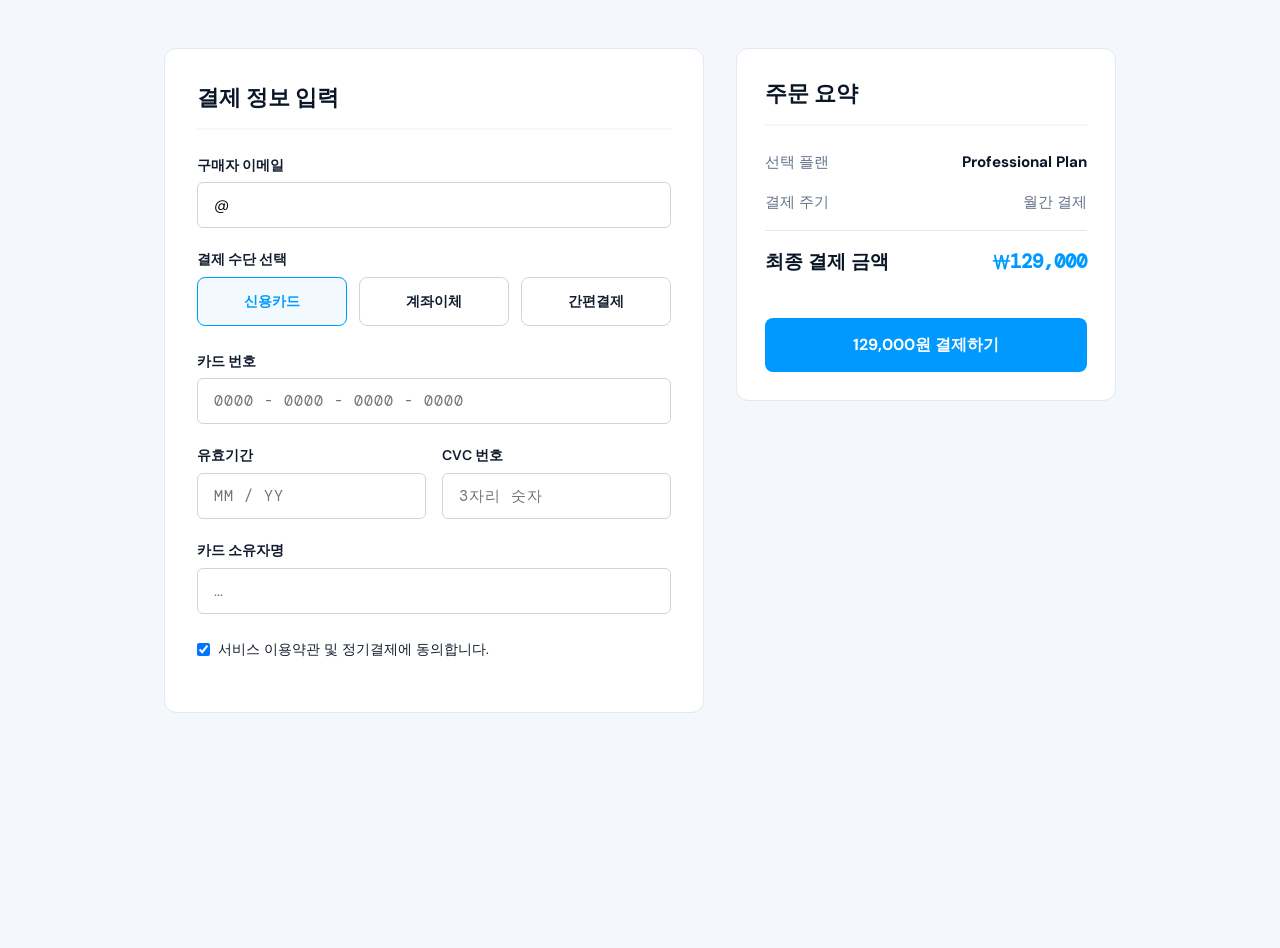
<file: checkout.html>
<!DOCTYPE html>
<html lang="ko">
<head>
    <meta charset="UTF-8">
    <meta name="viewport" content="width=device-width, initial-scale=1.0">
    <title>GEO Platform - 결제하기</title>
    <!-- Fonts -->
    <link rel="preconnect" href="https://fonts.googleapis.com">
    <link rel="preconnect" href="https://fonts.gstatic.com" crossorigin>
    <link href="https://fonts.googleapis.com/css2?family=DM+Mono:wght@400;500&family=DM+Sans:ital,opsz,wght@0,9..40,100..1000;1,9..40,100..1000&family=Syne:wght@600;700;800&display=swap" rel="stylesheet">
    <style>
        :root {
            --bg-main: #f4f8fc;
            --surface-card: #ffffff;
            --primary-navy: #0a1628;
            --primary-blue: #0f2447;
            --accent-blue: #0099ff;
            --accent-cyan: #00d4ff;
            --status-mint: #00c896;
            --text-dark: #121c2d;
            --text-muted: #64748b;
            --border-color: #cbd5e1;
            --font-display: 'Syne', sans-serif;
            --font-body: 'DM Sans', sans-serif;
            --font-mono: 'DM Mono', monospace;
        }

        * {
            box-sizing: border-box;
            margin: 0;
            padding: 0;
        }

        body {
            background-color: var(--bg-main);
            color: var(--text-dark);
            font-family: var(--font-body);
            line-height: 1.6;
            min-height: 100vh;
        }

    

        .checkout-container {
            max-width: 1000px;
            margin: 3rem auto;
            padding: 0 1.5rem;
            display: grid;
            grid-template-columns: 1fr 380px;
            gap: 2rem;
        }

        @media (max-width: 868px) {
            .checkout-container {
                grid-template-columns: 1fr;
            }
        }

        .checkout-section {
            background: var(--surface-card);
            border: 1px solid #e2e8f0;
            border-radius: 12px;
            padding: 2rem;
        }

        .section-title {
            font-family: var(--font-display);
            font-size: 1.35rem;
            color: var(--primary-navy);
            margin-bottom: 1.5rem;
            border-bottom: 2px solid var(--bg-main);
            padding-bottom: 0.75rem;
        }

        /* Form Controls */
        .form-group {
            margin-bottom: 1.25rem;
        }

        .form-row {
            display: grid;
            grid-template-columns: 1fr 1fr;
            gap: 1rem;
        }

        label {
            display: block;
            font-size: 0.875rem;
            font-weight: 600;
            color: var(--text-dark);
            margin-bottom: 0.4rem;
        }

        input[type="text"],
        input[type="email"],
        select {
            width: 100%;
            padding: 0.75rem 1rem;
            border: 1px solid var(--border-color);
            border-radius: 6px;
            font-family: var(--font-body);
            font-size: 0.95rem;
            transition: border-color 0.2s;
        }

        input:focus, select:focus {
            outline: none;
            border-color: var(--accent-blue);
        }

        .font-mono-input {
            font-family: var(--font-mono) !important;
            letter-spacing: 1px;
        }

        /* Payment Method Radio Options */
        .payment-methods {
            display: grid;
            grid-template-columns: repeat(3, 1fr);
            gap: 0.75rem;
            margin-bottom: 1.5rem;
        }

        .method-option {
            border: 1px solid var(--border-color);
            border-radius: 8px;
            padding: 0.75rem;
            text-align: center;
            cursor: pointer;
            font-size: 0.875rem;
            font-weight: 600;
            transition: all 0.2s;
        }

        .method-option.active {
            border-color: var(--accent-blue);
            background-color: rgba(0, 153, 255, 0.05);
            color: var(--accent-blue);
        }

        /* Order Summary */
        .summary-card {
            background: var(--surface-card);
            border: 1px solid #e2e8f0;
            border-radius: 12px;
            padding: 1.75rem;
            height: fit-content;
        }

        .summary-item {
            display: flex;
            justify-content: space-between;
            margin-bottom: 1rem;
            font-size: 0.95rem;
            color: var(--text-muted);
        }

        .summary-item.total {
            border-top: 1px solid #e2e8f0;
            padding-top: 1rem;
            margin-top: 1rem;
            color: var(--primary-navy);
            font-weight: 700;
            font-size: 1.2rem;
        }

        .price-badge {
            font-family: var(--font-mono);
        }

        .btn-submit {
            width: 100%;
            background-color: var(--accent-blue);
            color: #ffffff;
            border: none;
            padding: 1rem;
            border-radius: 8px;
            font-size: 1rem;
            font-weight: 700;
            cursor: pointer;
            margin-top: 1.5rem;
            transition: background 0.2s;
            font-family: var(--font-body);
        }

        .btn-submit:hover {
            background-color: #0088e6;
        }

    </style>
</head>
<body>

    <main class="checkout-container">
        <!-- 결제 정보 입력 영역 -->
        <div class="checkout-section">
            <h2 class="section-title">결제 정보 입력</h2>
            <form id="checkoutForm" onsubmit="return false;">
                
                <div class="form-group">
                    <label>구매자 이메일</label>
                    <input type="email" placeholder="@" value="@">
                </div>

                <div class="form-group">
                    <label>결제 수단 선택</label>
                    <div class="payment-methods">
                        <div class="method-option active">신용카드</div>
                        <div class="method-option">계좌이체</div>
                        <div class="method-option">간편결제</div>
                    </div>
                </div>

                <div class="form-group">
                    <label>카드 번호</label>
                    <input type="text" class="font-mono-input" placeholder="0000 - 0000 - 0000 - 0000" maxlength="19">
                </div>

                <div class="form-row">
                    <div class="form-group">
                        <label>유효기간</label>
                        <input type="text" class="font-mono-input" placeholder="MM / YY" maxlength="5">
                    </div>
                    <div class="form-group">
                        <label>CVC 번호</label>
                        <input type="text" class="font-mono-input" placeholder="3자리 숫자" maxlength="3">
                    </div>
                </div>

                <div class="form-group">
                    <label>카드 소유자명</label>
                    <input type="text" placeholder="...">
                </div>

                <div class="form-group" style="margin-top: 1.5rem;">
                    <label style="display: flex; align-items: center; gap: 0.5rem; font-weight: normal; cursor: pointer;">
                        <input type="checkbox" checked>
                        <span>서비스 이용약관 및 정기결제에 동의합니다.</span>
                    </label>
                </div>

            </form>
        </div>

        <!-- 주문 요약 영역 -->
        <div class="summary-card">
            <h2 class="section-title">주문 요약</h2>
            
            <div class="summary-item">
                <span>선택 플랜</span>
                <strong style="color: var(--primary-navy);">Professional Plan</strong>
            </div>
            
            <div class="summary-item">
                <span>결제 주기</span>
                <span>월간 결제</span>
            </div>

            <div class="summary-item total">
                <span>최종 결제 금액</span>
                <span class="price-badge" style="color: var(--accent-blue);">₩129,000</span>
            </div>

            <!-- 빈 버튼 (동작 없음) -->
            <button type="button" class="btn-submit">129,000원 결제하기</button>

        </div>
    </main>

</body>
</html>
</file>
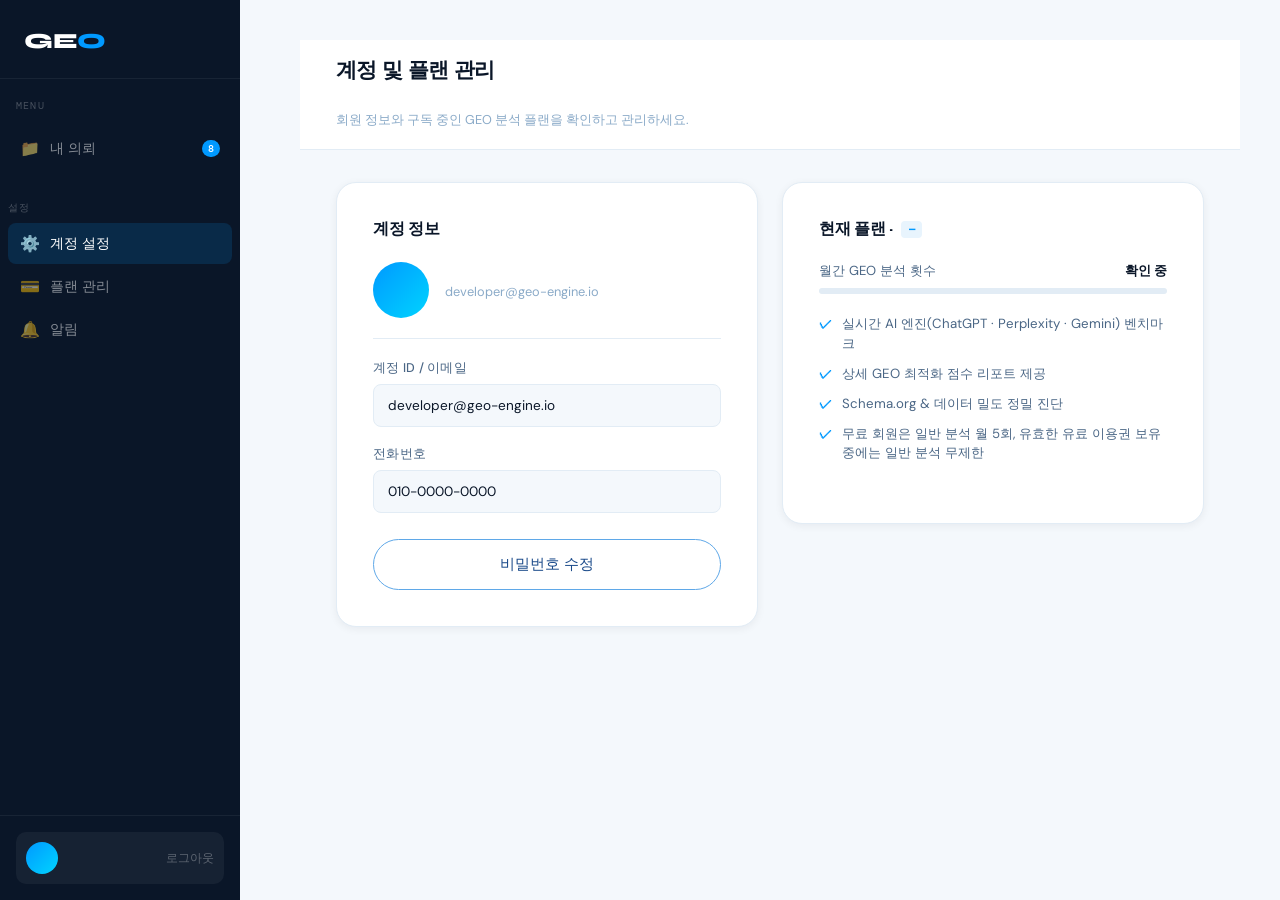
<file: geo-account.html>
<!DOCTYPE html>
<html lang="ko">
<head>
<meta charset="UTF-8">
<meta name="viewport" content="width=device-width, initial-scale=1.0">
<title>GEO — 계정 및 플랜 관리</title>
<link rel="stylesheet" href="geo-styles.css">
</head>
<body class="page-personal page-account">

<aside class="sidebar">
  <a href="index.html" class="sidebar-logo">GE<span>O</span></a>
  <div class="sidebar-section">menu</div>
  <nav class="sidebar-nav">
    <a class="nav-item" href="geo-personal.html"><span class="icon">📁</span> 내 의뢰<span class="nav-badge">8</span></a>
    <div class="sidebar-section" style="padding-left:0;margin-top:12px">설정</div>
    <a class="nav-item active" href="geo-account.html"><span class="icon">⚙️</span> 계정 설정</a>
    <a class="nav-item" href="price.html"><span class="icon">💳</span> 플랜 관리</a>
    <a class="nav-item" href="#"><span class="icon">🔔</span> 알림</a>
  </nav>
  <div class="sidebar-footer">
    <div class="user-chip">
      <div class="user-avatar"></div>
      <div><div class="user-name"></div><div class="user-plan"></div></div>
      <button class="logout-btn" type="button" onclick="logout()">로그아웃</button>
    </div>
  </div>
</aside>

<div class="main-content">
  <div class="topbar">
    <div class="topbar-left">
      <h1>계정 및 플랜 관리</h1>
      <p>회원 정보와 구독 중인 GEO 분석 플랜을 확인하고 관리하세요.</p>
    </div>
  </div>

  <div class="content">
    <div class="account-grid">

      <!-- 계정 정보 Card -->
      <div class="form-card">
        <div class="card-section-title">계정 정보</div>

        <div class="profile-header">
          <div class="profile-avatar" id="profileAvatar"></div>
          <div class="profile-info-text">
            <h3 id="profileName"></h3>
            <p id="profileEmail">developer@geo-engine.io</p>
          </div>
        </div>

        <div class="field">
          <label>계정 ID / 이메일</label>
          <div class="info-value-box">
            <span id="infoEmail">developer@geo-engine.io</span>
          </div>
        </div>

        <div class="field" style="margin-bottom: 20px;">
          <label>전화번호</label>
          <div class="info-value-box">
            <span id="infoPhone">010-0000-0000</span>
          </div>
        </div>

        <button class="btn btn-ghost account-btn" type="button" id="changePasswordBtn" onclick="alert('비밀번호 변경 기능은 준비 중입니다.')">
          비밀번호 수정
        </button>
      </div>

      <!-- 플랜 및 사용량 Card -->
      <div class="form-card">
        <div class="card-section-title">현재 플랜 · <span id="planName">—</span></div>

        <div class="usage-metric">
          <div class="metric-header">
            <span>월간 GEO 분석 횟수</span>
            <span class="metric-val" id="usageText">확인 중</span>
          </div>
          <div class="usage-bar">
            <div class="usage-bar-fill" id="scanUsageBar" style="width: 0%;"></div>
          </div>
        </div>

        <ul class="plan-features-list">
          <li><span class="check">✓</span> 실시간 AI 엔진(ChatGPT · Perplexity · Gemini) 벤치마크</li>
          <li><span class="check">✓</span> 상세 GEO 최적화 점수 리포트 제공</li>
          <li><span class="check">✓</span> Schema.org & 데이터 밀도 정밀 진단</li>
          <li><span class="check">✓</span> 무료 회원은 일반 분석 월 5회, 유효한 유료 이용권 보유 중에는 일반 분석 무제한</li>
        </ul>
      </div>

    </div>
  </div>
</div>

<script src="config.js"></script>
<script src="geo-scripts.js"></script>
</body>
</html>
</file>
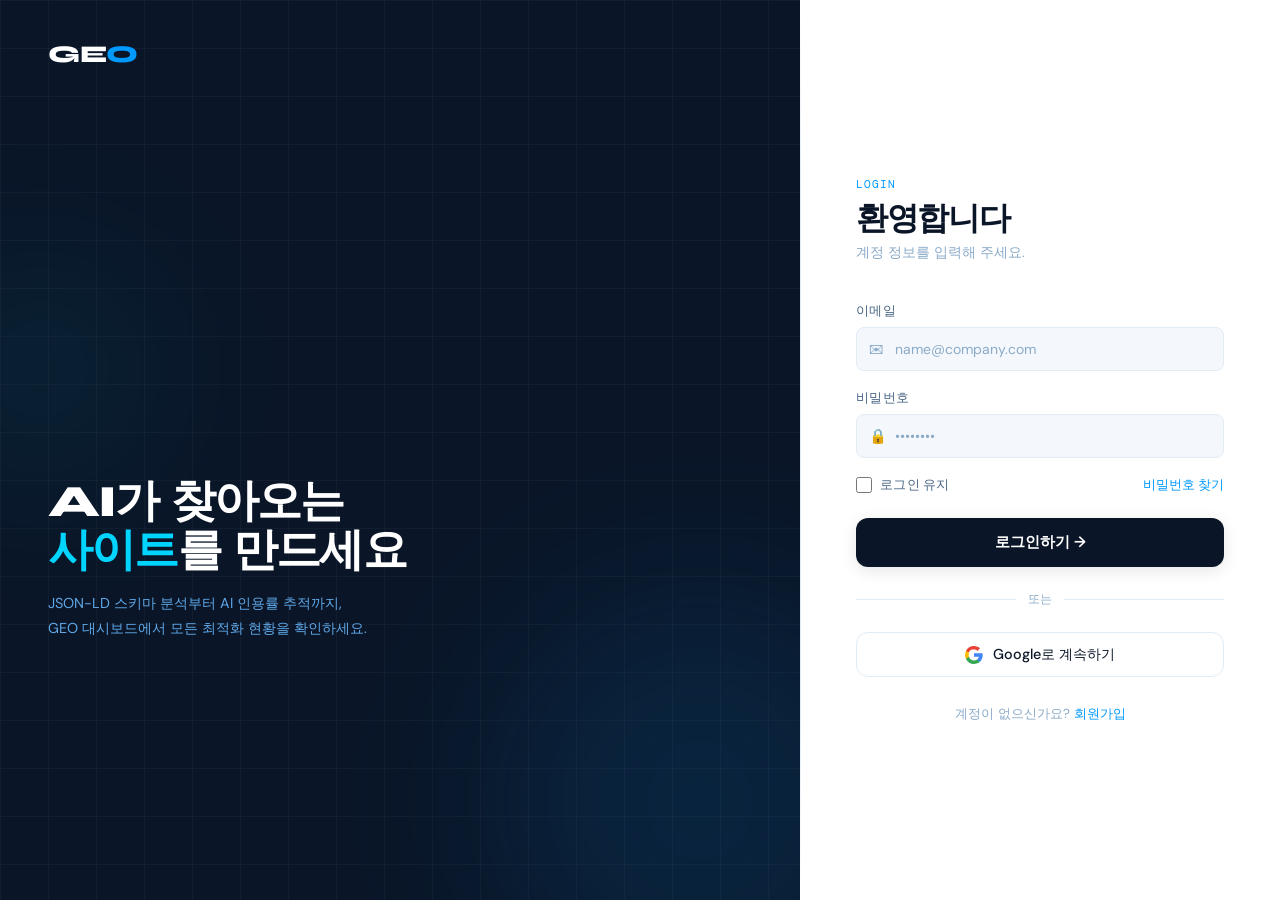
<file: geo-index.html>
<!DOCTYPE html>
<html lang="ko">
<head>
<meta charset="UTF-8">
<meta name="viewport" content="width=device-width, initial-scale=1.0">
<title>GEO — 로그인 | Generative Engine Optimization</title>

<link rel="stylesheet" href="geo-styles.css">
</head>
<body class="page-login">

<!-- LEFT PANEL -->
<div class="left-panel">
  <div class="lp-orb lp-orb-1"></div>
  <div class="lp-orb lp-orb-2"></div>
  <a href="geo-login.html" class="lp-logo">GE<span>O</span></a>
  <div class="lp-center">
    <div class="lp-title">AI가 찾아오는<br><em>사이트</em>를 만드세요</div>
    <p class="lp-sub">JSON-LD 스키마 분석부터 AI 인용률 추적까지,<br>
      GEO 대시보드에서 모든 최적화 현황을 확인하세요.</p>
    <div class="mini-map">
      <canvas id="miniCanvas"></canvas>
    </div>
  </div>
</div>

<!-- RIGHT PANEL -->
<div class="right-panel">
  <div class="form-header">
    <span class="form-eyebrow">Login</span>
    <div class="form-title">환영합니다</div>
    <div class="form-sub">계정 정보를 입력해 주세요.</div>
  </div>

  <div class="error-msg" id="errMsg">이메일 또는 비밀번호가 올바르지 않습니다.</div>

  <form id="loginForm">
    <div class="field">
      <label for="email">이메일</label>
      <div class="input-wrap">
        <span class="input-icon">✉</span>
        <input type="email" id="email" placeholder="name@company.com" required>
      </div>
    </div>
    <div class="field">
      <label for="password">비밀번호</label>
      <div class="input-wrap">
        <span class="input-icon">🔒</span>
        <input type="password" id="password" placeholder="••••••••" required>
      </div>
    </div>
    <div class="field-row">
      <div class="checkbox-wrap">
        <input type="checkbox" id="remember">
        <label for="remember">로그인 유지</label>
      </div>
      <a href="#" class="forgot">비밀번호 찾기</a>
    </div>
    <button class="btn btn-submit" type="submit">로그인하기 →</button>
  </form>

  <div class="divider"><hr><span>또는</span><hr></div>

  <button class="btn-google">
    <svg width="18" height="18" viewBox="0 0 18 18"><path d="M17.64 9.2c0-.637-.057-1.251-.164-1.84H9v3.481h4.844c-.209 1.125-.843 2.078-1.796 2.716v2.259h2.908c1.702-1.567 2.684-3.875 2.684-6.615z" fill="#4285F4"/><path d="M9 18c2.43 0 4.467-.806 5.956-2.184l-2.908-2.259c-.806.54-1.837.86-3.048.86-2.344 0-4.328-1.584-5.036-3.711H.957v2.332A8.997 8.997 0 0 0 9 18z" fill="#34A853"/><path d="M3.964 10.706A5.41 5.41 0 0 1 3.682 9c0-.593.102-1.17.282-1.706V4.962H.957A8.996 8.996 0 0 0 0 9c0 1.452.348 2.827.957 4.038l3.007-2.332z" fill="#FBBC05"/><path d="M9 3.58c1.321 0 2.508.454 3.44 1.345l2.582-2.58C13.463.891 11.426 0 9 0A8.997 8.997 0 0 0 .957 4.962L3.964 6.294C4.672 4.167 6.656 3.58 9 3.58z" fill="#EA4335"/></svg>
    Google로 계속하기
  </button>

  <div class="signup-link">계정이 없으신가요? <a href="geo-signup.html">회원가입</a></div>
</div>

<script src="geo-scripts.js"></script>
</body>
</html>
</file>
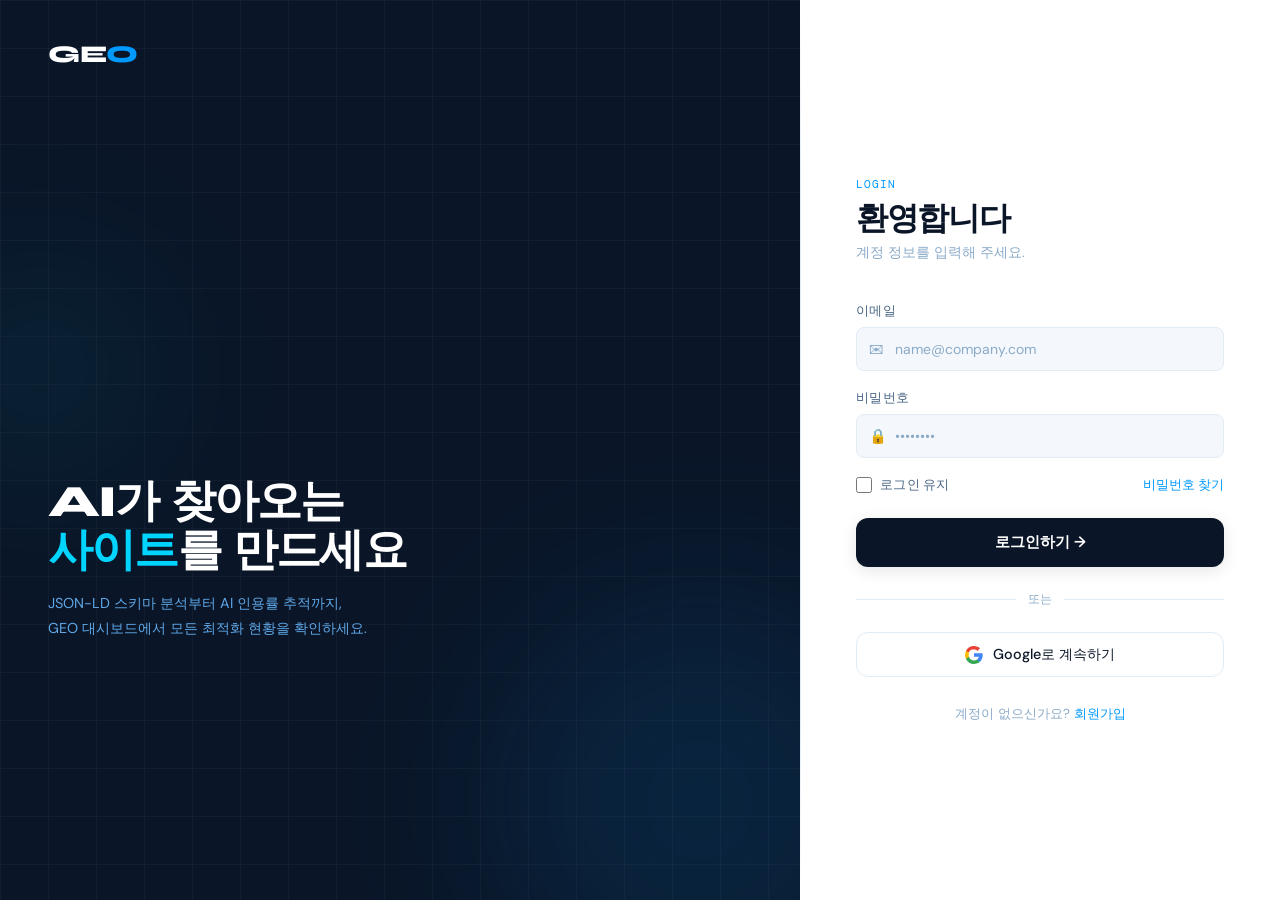
<file: geo-login.html>
<!DOCTYPE html>
<html lang="ko">
<head>
<meta charset="UTF-8">
<meta name="viewport" content="width=device-width, initial-scale=1.0">
<title>GEO — 로그인 | Generative Engine Optimization</title>

<link rel="stylesheet" href="geo-styles.css">
</head>
<body class="page-login">

<!-- LEFT PANEL -->
<div class="left-panel">
  <div class="lp-orb lp-orb-1"></div>
  <div class="lp-orb lp-orb-2"></div>
  <a href="geo-login.html" class="lp-logo">GE<span>O</span></a>
  <div class="lp-center">
    <div class="lp-title">AI가 찾아오는<br><em>사이트</em>를 만드세요</div>
    <p class="lp-sub">JSON-LD 스키마 분석부터 AI 인용률 추적까지,<br>
      GEO 대시보드에서 모든 최적화 현황을 확인하세요.</p>
    <div class="mini-map">
      <canvas id="miniCanvas"></canvas>
    </div>
  </div>
</div>

<!-- RIGHT PANEL -->
<div class="right-panel">
  <div class="form-header">
    <span class="form-eyebrow">Login</span>
    <div class="form-title">환영합니다</div>
    <div class="form-sub">계정 정보를 입력해 주세요.</div>
  </div>

  <div class="error-msg" id="errMsg">이메일 또는 비밀번호가 올바르지 않습니다.</div>

  <form id="loginForm">
    <div class="field">
      <label for="email">이메일</label>
      <div class="input-wrap">
        <span class="input-icon">✉</span>
        <input type="email" id="email" placeholder="name@company.com" required>
      </div>
    </div>
    <div class="field">
      <label for="password">비밀번호</label>
      <div class="input-wrap">
        <span class="input-icon">🔒</span>
        <input type="password" id="password" placeholder="••••••••" required>
      </div>
    </div>
    <div class="field-row">
      <div class="checkbox-wrap">
        <input type="checkbox" id="remember">
        <label for="remember">로그인 유지</label>
      </div>
      <a href="#" class="forgot">비밀번호 찾기</a>
    </div>
    <button class="btn btn-submit" type="submit">로그인하기 →</button>
  </form>

  <div class="divider"><hr><span>또는</span><hr></div>

  <button class="btn-google" type="button" id="googleLoginBtn">
    <svg width="18" height="18" viewBox="0 0 18 18"><path d="M17.64 9.2c0-.637-.057-1.251-.164-1.84H9v3.481h4.844c-.209 1.125-.843 2.078-1.796 2.716v2.259h2.908c1.702-1.567 2.684-3.875 2.684-6.615z" fill="#4285F4"/><path d="M9 18c2.43 0 4.467-.806 5.956-2.184l-2.908-2.259c-.806.54-1.837.86-3.048.86-2.344 0-4.328-1.584-5.036-3.711H.957v2.332A8.997 8.997 0 0 0 9 18z" fill="#34A853"/><path d="M3.964 10.706A5.41 5.41 0 0 1 3.682 9c0-.593.102-1.17.282-1.706V4.962H.957A8.996 8.996 0 0 0 0 9c0 1.452.348 2.827.957 4.038l3.007-2.332z" fill="#FBBC05"/><path d="M9 3.58c1.321 0 2.508.454 3.44 1.345l2.582-2.58C13.463.891 11.426 0 9 0A8.997 8.997 0 0 0 .957 4.962L3.964 6.294C4.672 4.167 6.656 3.58 9 3.58z" fill="#EA4335"/></svg>
    Google로 계속하기
  </button>

  <div class="signup-link">계정이 없으신가요? <a href="geo-signup.html">회원가입</a></div>
</div>

<script type="module">
  import { AuthAPI } from './api.js';

  document.getElementById("googleLoginBtn").addEventListener("click", function () {
    AuthAPI.googleLogin();
  });
</script>

<script src="geo-scripts.js"></script>
</body>
</html>
</file>
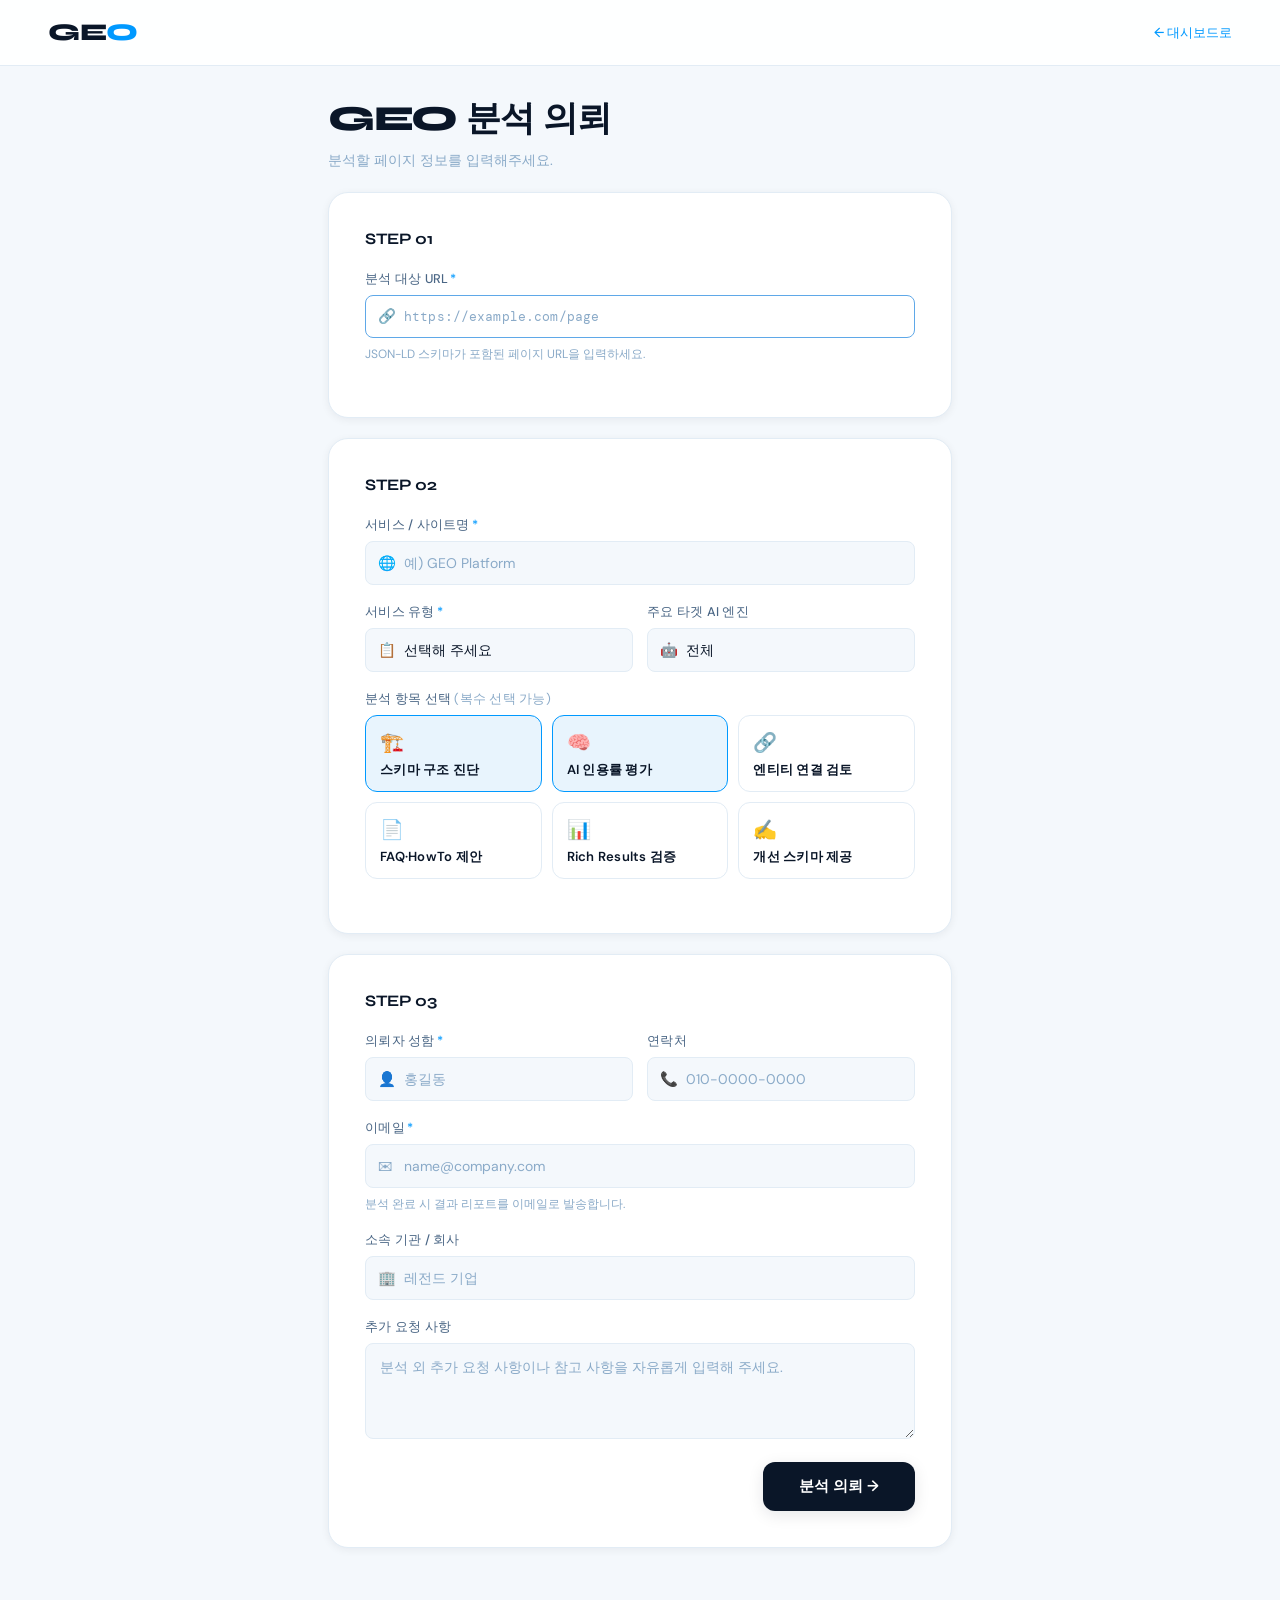
<file: geo-order.html>
<!DOCTYPE html>
<html lang="ko">
<head>
<meta charset="UTF-8">
<meta name="viewport" content="width=device-width, initial-scale=1.0">
<title>GEO — 의뢰 신청</title>
<link rel="stylesheet" href="geo-styles.css">
</head>
<body class="page-order">

<div class="topbar">
  <a href="geo-personal.html" class="geo-logo">GE<span>O</span></a>
  <div class="topbar-right"><a href="geo-personal.html">← 대시보드로</a></div>
</div>

<main>
  <div class="page-header">
    <div class="page-title">GEO 분석 의뢰</div>
    <div class="page-sub">분석할 페이지 정보를 입력해주세요.</div>
  </div>

  <form id="orderForm">

    <!-- STEP 01: URL 입력 -->
    <div class="form-card">
      <div class="card-section-title">STEP 01</div>

      <div class="field">
        <label>분석 대상 URL<span class="req">*</span></label>
        <div class="input-wrap">
          <span class="input-icon">🔗</span>
          <input type="url" id="targetUrl" placeholder="https://example.com/page" required>
        </div>
        <div class="field-hint">JSON-LD 스키마가 포함된 페이지 URL을 입력하세요.</div>
      </div>
    </div>

    <!-- STEP 02: 서비스 정보 -->
    <div class="form-card">
      <div class="card-section-title">STEP 02</div>

      <div class="field">
        <label>서비스 / 사이트명<span class="req">*</span></label>
        <div class="input-wrap">
          <span class="input-icon">🌐</span>
          <input type="text" id="siteName" placeholder="예) GEO Platform" required>
        </div>
      </div>

      <div class="field-row-2">
        <div class="field">
          <label>서비스 유형<span class="req">*</span></label>
          <div class="input-wrap">
            <span class="input-icon">📋</span>
            <select id="serviceType" required>
              <option value="">선택해 주세요</option>
              <option>쇼핑몰 / 이커머스</option>
              <option>뉴스 / 미디어</option>
              <option>교육 / 학술</option>
            </select>
          </div>
        </div>
        <div class="field">
          <label>주요 타겟 AI 엔진</label>
          <div class="input-wrap">
            <span class="input-icon">🤖</span>
            <select id="targetEngine">
              <option value="">전체</option>
              <option>ChatGPT</option>
              <option>Perplexity</option>
              <option>Gemini</option>
            </select>
          </div>
        </div>
      </div>

      <!-- 분석 항목 체크박스 -->
      <div class="field">
        <label>분석 항목 선택 <span style="font-weight:400;color:var(--gray-400)">(복수 선택 가능)</span></label>
        <div class="check-grid">
          <div class="check-item">
            <input type="checkbox" id="chk1" checked>
            <label for="chk1">
              <span class="check-icon">🏗️</span>
              <span class="check-name">스키마 구조 진단</span>
            </label>
          </div>
          <div class="check-item">
            <input type="checkbox" id="chk2" checked>
            <label for="chk2">
              <span class="check-icon">🧠</span>
              <span class="check-name">AI 인용률 평가</span>
            </label>
          </div>
          <div class="check-item">
            <input type="checkbox" id="chk3">
            <label for="chk3">
              <span class="check-icon">🔗</span>
              <span class="check-name">엔티티 연결 검토</span>
            </label>
          </div>
          <div class="check-item">
            <input type="checkbox" id="chk4">
            <label for="chk4">
              <span class="check-icon">📄</span>
              <span class="check-name">FAQ·HowTo 제안</span>
            </label>
          </div>
          <div class="check-item">
            <input type="checkbox" id="chk5">
            <label for="chk5">
              <span class="check-icon">📊</span>
              <span class="check-name">Rich Results 검증</span>
            </label>
          </div>
          <div class="check-item">
            <input type="checkbox" id="chk6">
            <label for="chk6">
              <span class="check-icon">✍️</span>
              <span class="check-name">개선 스키마 제공</span>
            </label>
          </div>
        </div>
      </div>
    </div>

    <!-- STEP 03: 의뢰자 정보 -->
    <div class="form-card">
      <div class="card-section-title">STEP 03</div>

      <div class="field-row-2">
        <div class="field">
          <label>의뢰자 성함<span class="req">*</span></label>
          <div class="input-wrap">
            <span class="input-icon">👤</span>
            <input type="text" id="contactName" placeholder="홍길동" required>
          </div>
        </div>
        <div class="field">
          <label>연락처</label>
          <div class="input-wrap">
            <span class="input-icon">📞</span>
            <input type="tel" id="contactPhone" placeholder="010-0000-0000">
          </div>
        </div>
      </div>

      <div class="field">
        <label>이메일<span class="req">*</span></label>
        <div class="input-wrap">
          <span class="input-icon">✉</span>
          <input type="email" id="contactEmail" placeholder="name@company.com" required>
        </div>
        <div class="field-hint">분석 완료 시 결과 리포트를 이메일로 발송합니다.</div>
      </div>

      <div class="field">
        <label>소속 기관 / 회사</label>
        <div class="input-wrap">
          <span class="input-icon">🏢</span>
          <input type="text" id="contactOrg" placeholder="레전드 기업">
        </div>
      </div>

      <div class="field">
        <label>추가 요청 사항</label>
        <div class="input-wrap">
          <textarea class="order-textarea" id="memo"
            placeholder="분석 외 추가 요청 사항이나 참고 사항을 자유롭게 입력해 주세요."></textarea>
        </div>
      </div>

      <!-- 제출 -->
      <div class="order-submit-wrap">
        <div class="order-submit-info" id="orderSubmitInfo" aria-live="polite">
        </div>
        <button class="btn btn-submit order-submit-btn" type="submit">
          분석 의뢰 →
        </button>
      </div>
    </div>

  </form>
</main>

<dialog class="confirm-dialog" id="orderTypeDialog">
  <p>어떤 결과를 받으시겠어요?</p>
  <p class="confirm-sub">피드백만 받기: 항목별 점수와 피드백을 제공합니다.<br>개선안 함께 받기: 피드백과 함께 사이트에 적용할 개선안(JSON-LD)을 제공하며, 적용 후 재평가를 요청할 수 있습니다.</p>
  <p id="scanAllowanceInfo" aria-live="polite"></p>
  <div class="field">
    <label for="improvementSource">개선안에 사용할 이용권</label>
    <select id="improvementSource">
      <option value="">이용권을 선택해 주세요</option>
    </select>
    <p class="field-hint">일반 분석에는 이용권이 차감되지 않습니다. 개선안 주문에 사용할 이용권을 선택해 주세요.</p>
  </div>
  <form method="dialog" class="confirm-actions">
    <button class="ph-btn" value="">취소</button>
    <button class="ph-btn" value="feedback">피드백만 받기</button>
    <button class="ph-btn primary" value="improve">개선안 함께 받기</button>
  </form>
</dialog>

<script src="config.js"></script>
<script src="geo-scripts.js"></script>
</body>
</html>
</file>
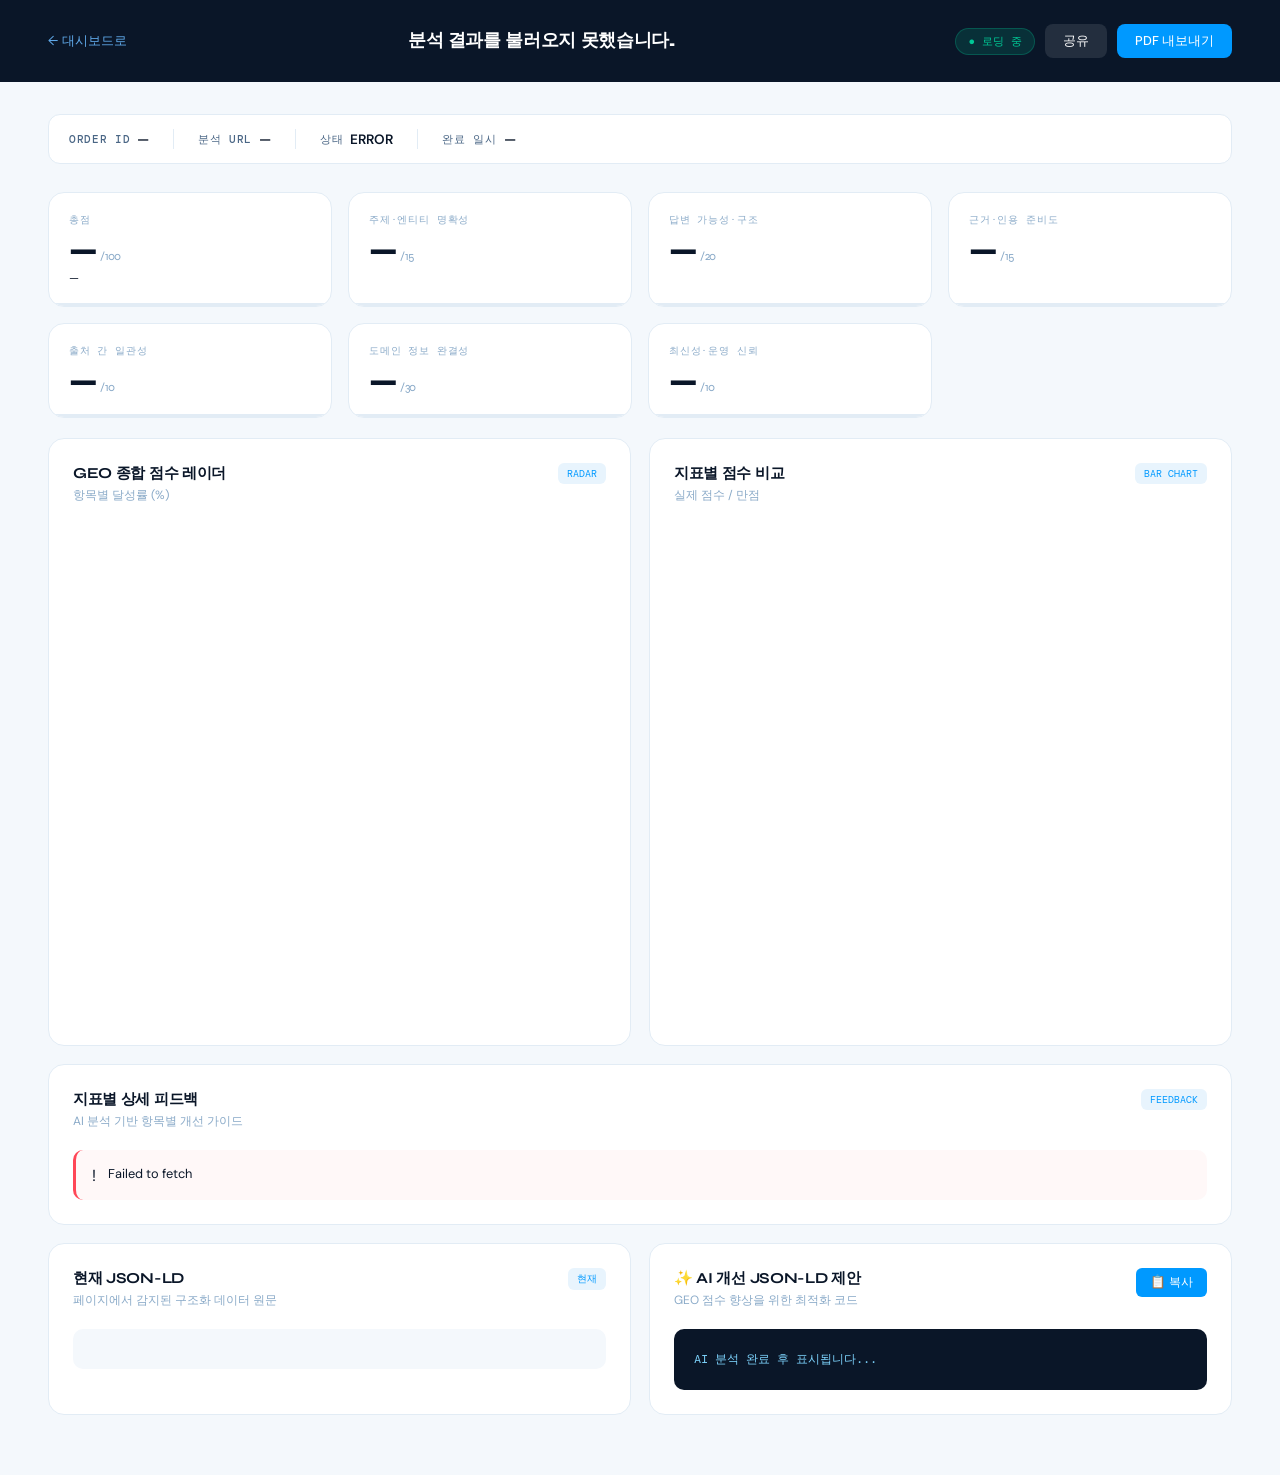
<file: geo-result.html>
<!DOCTYPE html>
<html lang="ko">
<head>
<meta charset="UTF-8">
<meta name="viewport" content="width=device-width, initial-scale=1.0">
<title>GEO — 분석 결과</title>
<link rel="stylesheet" href="geo-styles.css">
</head>
<body class="page-result">

<div class="page-header">
  <div class="ph-inner">
    <a href="geo-personal.html" class="ph-back">← 대시보드로</a>
    <div class="ph-title-block">
      <div class="ph-title" id="ph-title">분석 결과 로딩 중...</div>
    </div>
    <div class="ph-actions">
      <span class="ph-badge" id="ph-badge">● 로딩 중</span>
      <button class="ph-btn">공유</button>
      <button class="ph-btn primary">PDF 내보내기</button>
      <button class="ph-btn primary" id="reevalBtn" type="button" hidden>재평가 요청</button>
    </div>
  </div>
</div>

<dialog class="confirm-dialog" id="reevalDialog">
  <p>개선이 정말로 완료되셨습니까?</p>
  <p class="confirm-sub">개선안을 사이트에 적용한 뒤 재분석을 요청해 주세요.</p>
  <form method="dialog" class="confirm-actions">
    <button class="ph-btn" value="no">아니오</button>
    <button class="ph-btn primary" value="yes">예</button>
  </form>
</dialog>

<div class="content">

  <!-- Meta strip -->
  <div class="meta-strip">
    <div class="meta-item"><span class="key">Order ID</span><span class="val" id="m-order-id">—</span></div>
    <div class="meta-sep"></div>
    <div class="meta-item"><span class="key">분석 URL</span><span class="val" id="m-url">—</span></div>
    <div class="meta-sep"></div>
    <div class="meta-item"><span class="key">상태</span><span class="val" id="m-status">—</span></div>
    <div class="meta-sep"></div>
    <div class="meta-item"><span class="key">완료 일시</span><span class="val" id="m-created-at">—</span></div>
  </div>

  <!-- 총점 + 6개 항목 KPI -->
  <div class="kpi-row">
    <div class="kpi-card" id="kpi-total">
      <div class="kpi-label">총점</div>
      <div class="kpi-val" id="kpi-total-val">—<span class="kpi-unit">/ 100</span></div>
      <div class="kpi-change" id="kpi-total-grade">—</div>
      <div class="kpi-bar"><div class="kpi-bar-fill" id="kpi-total-bar" style="width:0%;background:var(--accent)" data-w="0%"></div></div>
    </div>
    <div class="kpi-card">
      <div class="kpi-label">주제·엔티티 명확성</div>
      <div class="kpi-val" id="kpi-entity-clarity">—<span class="kpi-unit">/ 15</span></div>
      <div class="kpi-bar"><div class="kpi-bar-fill" id="kpi-entity-clarity-bar" style="width:0%;background:var(--purple)" data-w="0%"></div></div>
    </div>
    <div class="kpi-card">
      <div class="kpi-label">답변 가능성·구조</div>
      <div class="kpi-val" id="kpi-answerability">—<span class="kpi-unit">/ 20</span></div>
      <div class="kpi-bar"><div class="kpi-bar-fill" id="kpi-answerability-bar" style="width:0%;background:var(--orange)" data-w="0%"></div></div>
    </div>
    <div class="kpi-card">
      <div class="kpi-label">근거·인용 준비도</div>
      <div class="kpi-val" id="kpi-evidence">—<span class="kpi-unit">/ 15</span></div>
      <div class="kpi-bar"><div class="kpi-bar-fill" id="kpi-evidence-bar" style="width:0%;background:var(--green)" data-w="0%"></div></div>
    </div>
    <div class="kpi-card">
      <div class="kpi-label">출처 간 일관성</div>
      <div class="kpi-val" id="kpi-schema">—<span class="kpi-unit">/ 10</span></div>
      <div class="kpi-bar"><div class="kpi-bar-fill" id="kpi-schema-bar" style="width:0%;background:#e53e3e" data-w="0%"></div></div>
    </div>
    <div class="kpi-card">
      <div class="kpi-label">도메인 정보 완결성</div>
      <div class="kpi-val" id="kpi-domain-completeness">—<span class="kpi-unit">/ 30</span></div>
      <div class="kpi-bar"><div class="kpi-bar-fill" id="kpi-domain-completeness-bar" style="width:0%;background:#00b5b5" data-w="0%"></div></div>
    </div>
    <div class="kpi-card">
      <div class="kpi-label">최신성·운영 신뢰</div>
      <div class="kpi-val" id="kpi-freshness">—<span class="kpi-unit">/ 10</span></div>
      <div class="kpi-bar"><div class="kpi-bar-fill" id="kpi-freshness-bar" style="width:0%;background:#6b46c1" data-w="0%"></div></div>
    </div>
  </div>

  <div class="dashboard-grid">

    <!-- 레이더: 6개 지표 시각화 -->
    <div class="chart-card span-6">
      <div class="chart-card-header">
        <div>
          <div class="chart-card-title">GEO 종합 점수 레이더</div>
          <div class="chart-card-sub">항목별 달성률 (%)</div>
        </div>
        <span class="chart-card-tag">RADAR</span>
      </div>
      <canvas id="radarChart" height="280"></canvas>
    </div>

    <!-- 바 차트: 6개 지표 점수 -->
    <div class="chart-card span-6">
      <div class="chart-card-header">
        <div>
          <div class="chart-card-title">지표별 점수 비교</div>
          <div class="chart-card-sub">실제 점수 / 만점</div>
        </div>
        <span class="chart-card-tag">BAR CHART</span>
      </div>
      <canvas id="barChart" height="280"></canvas>
    </div>

    <!-- 지표별 피드백 상세 -->
    <div class="chart-card span-12">
      <div class="chart-card-header">
        <div>
          <div class="chart-card-title">지표별 상세 피드백</div>
          <div class="chart-card-sub">AI 분석 기반 항목별 개선 가이드</div>
        </div>
        <span class="chart-card-tag">FEEDBACK</span>
      </div>
      <div class="insight-list" id="feedbackList">
        <div class="insight-item low">
          <span class="insight-icon">⏳</span>
          <div class="insight-text">분석 결과를 불러오는 중입니다...</div>
        </div>
      </div>
    </div>

    <!-- 원본 JSON-LD -->
    <div class="chart-card span-6">
      <div class="chart-card-header">
        <div>
          <div class="chart-card-title">현재 JSON-LD</div>
          <div class="chart-card-sub">페이지에서 감지된 구조화 데이터 원문</div>
        </div>
        <span class="chart-card-tag">현재</span>
      </div>
      <pre id="jsonLdBlock" style="
        background:var(--gray-100);
        border-radius:10px;
        padding:20px;
        font-family:var(--font-mono);
        font-size:0.78rem;
        color:var(--blue-900);
        overflow-x:auto;
        line-height:1.7;
        margin:0;
        white-space:pre-wrap;
        word-break:break-all;
        max-height:420px;
      ">—</pre>
    </div>

    <!-- AI 개선 JSON-LD -->
    <div class="chart-card span-6" id="suggested-jsonld-card">
      <div class="chart-card-header">
        <div>
          <div class="chart-card-title">✨ AI 개선 JSON-LD 제안</div>
          <div class="chart-card-sub">GEO 점수 향상을 위한 최적화 코드</div>
        </div>
        <button id="copy-jsonld-btn" onclick="copyJsonLd()" style="
          background:var(--accent);
          color:#fff;
          border:none;
          border-radius:6px;
          padding:6px 14px;
          font-size:0.78rem;
          cursor:pointer;
          font-family:var(--font-sans);
        ">📋 복사</button>
      </div>
      <pre id="suggestedJsonLdBlock" style="
        background:#0a1628;
        border-radius:10px;
        padding:20px;
        font-family:var(--font-mono);
        font-size:0.78rem;
        color:#7dd3fc;
        overflow-x:auto;
        line-height:1.7;
        margin:0;
        white-space:pre-wrap;
        word-break:break-all;
        max-height:420px;
      ">AI 분석 완료 후 표시됩니다...</pre>
    </div>

  </div>
</div>

<script src="config.js"></script>
<script src="geo-scripts.js"></script>
</body>
</html>
</file>
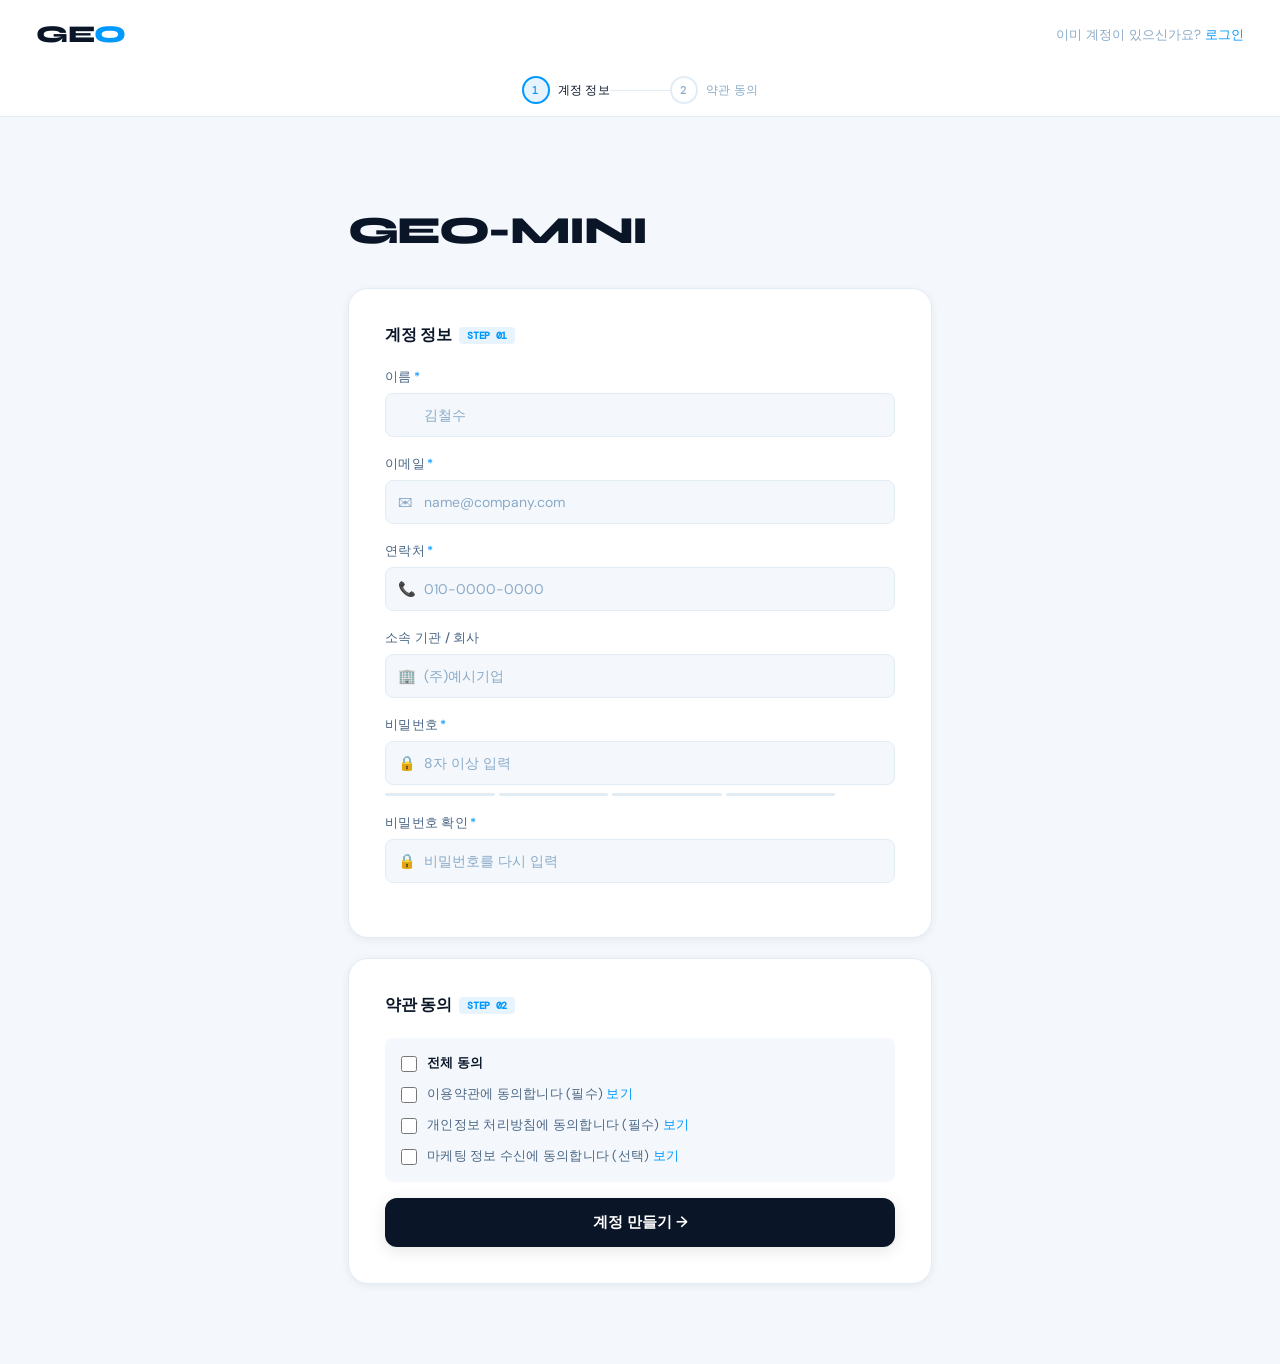
<file: geo-signup.html>
<!DOCTYPE html>
<html lang="ko">
<head>
<meta charset="UTF-8">
<meta name="viewport" content="width=device-width, initial-scale=1.0">
<title>GEO — 회원가입</title>
<link rel="stylesheet" href="geo-styles.css">
</head>
<body class="page-signup">

<div class="topbar">
  <a href="index.html" class="geo-logo">GE<span>O</span></a>
  <div class="topbar-right">이미 계정이 있으신가요? <a href="index.html">로그인</a></div>
</div>

<div class="progress-bar">
  <div class="prog-step active" id="step1"><div class="prog-dot">1</div>계정 정보</div>
  <div class="prog-line" id="line1"></div>
  <div class="prog-step" id="step2"><div class="prog-dot">2</div>약관 동의</div>
</div>

<main>
  <div class="page-header">
    <div class="page-title">GEO-MINI</div>
  </div>

  <form id="signupForm">

    <!-- STEP 01 -->
    <div class="form-card">
      <div class="card-section-title">계정 정보 <span>STEP 01</span></div>
      <div class="field">
        <label for="name">이름<span class="req">*</span></label>
        <div class="input-wrap"><input type="text" id="name" placeholder="김철수" required></div>
      </div>
      <div class="field">
        <label for="email">이메일<span class="req">*</span></label>
        <div class="input-wrap"><span class="input-icon">✉</span><input type="email" id="email" placeholder="name@company.com" required></div>
      </div>
      <div class="field">
        <label for="phone">연락처<span class="req">*</span></label>
        <div class="input-wrap"><span class="input-icon">📞</span><input type="tel" id="phone" placeholder="010-0000-0000" required></div>
      </div>
      <div class="field">
        <label for="company">소속 기관 / 회사</label>
        <div class="input-wrap"><span class="input-icon">🏢</span><input type="text" id="company" placeholder="(주)예시기업"></div>
      </div>
      <div class="field">
        <label for="password1">비밀번호<span class="req">*</span></label>
        <div class="input-wrap"><span class="input-icon">🔒</span><input type="password" id="password1" placeholder="8자 이상 입력" required></div>
        <div class="pw-strength">
          <div class="pw-bar" id="pw1"></div>
          <div class="pw-bar" id="pw2"></div>
          <div class="pw-bar" id="pw3"></div>
          <div class="pw-bar" id="pw4"></div>
          <span class="pw-label" id="pwLabel"></span>
        </div>
      </div>
      <div class="field">
        <label>비밀번호 확인<span class="req">*</span></label>
        <div class="input-wrap"><span class="input-icon">🔒</span><input type="password" id="password2" placeholder="비밀번호를 다시 입력" required></div>
      </div>
    </div>

    <!-- STEP 02 -->
    <div class="form-card">
      <div class="card-section-title">약관 동의 <span>STEP 02</span></div>
      <div class="terms-block">
        <div class="terms-check"><input type="checkbox" id="allAgree"><label for="allAgree" style="font-weight:600;color:var(--blue-900)">전체 동의</label></div>
        <div class="terms-check"><input type="checkbox" class="sub-agree" required><label>이용약관에 동의합니다 (필수) <a href="#">보기</a></label></div>
        <div class="terms-check"><input type="checkbox" class="sub-agree" required><label>개인정보 처리방침에 동의합니다 (필수) <a href="#">보기</a></label></div>
        <div class="terms-check"><input type="checkbox" class="sub-agree"><label>마케팅 정보 수신에 동의합니다 (선택) <a href="#">보기</a></label></div>
      </div>
      <button class="btn btn-submit" type="submit">계정 만들기 →</button>
    </div>

  </form>
</main>

<script src="config.js"></script>
<script src="geo-scripts.js"></script>
</body>
</html>
</file>
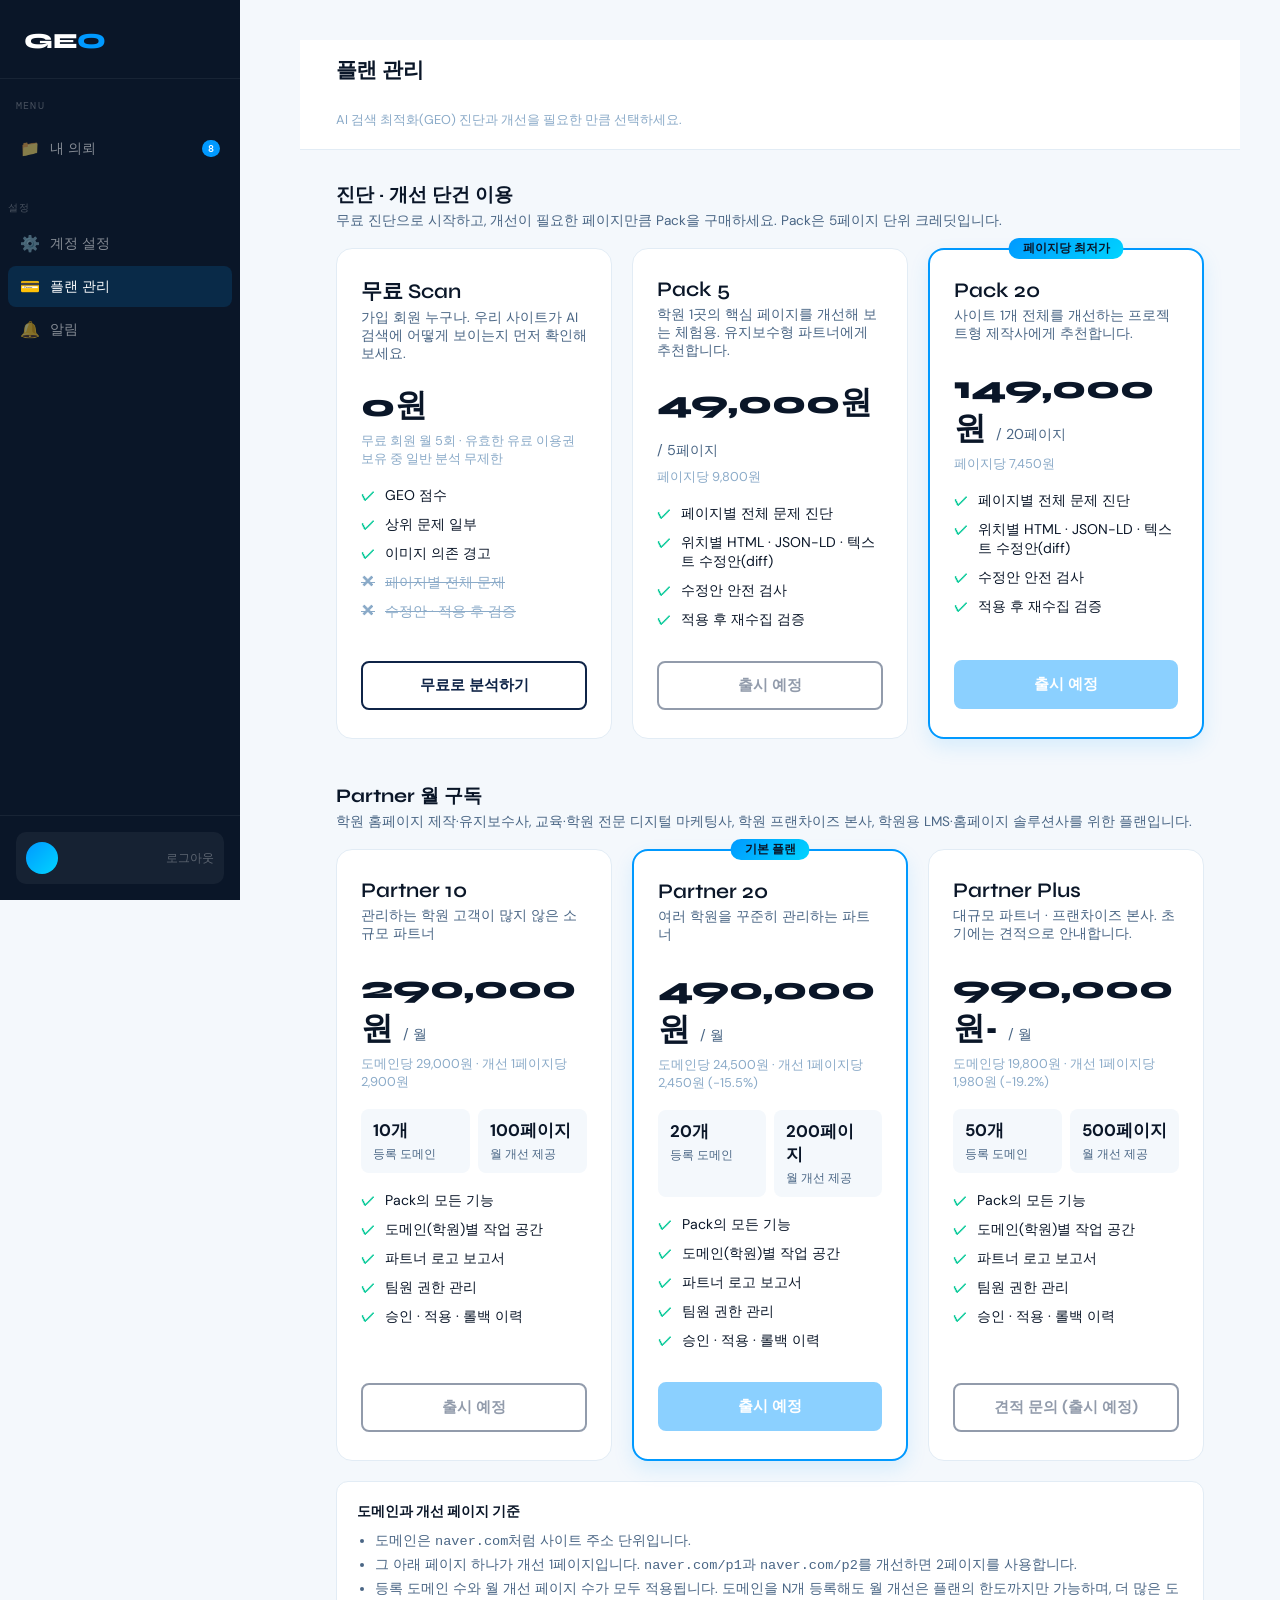
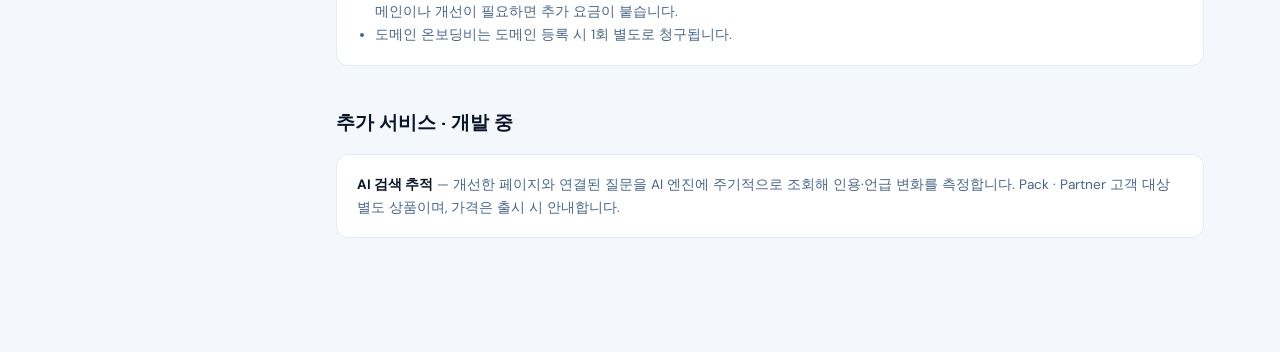
<file: price.html>
<!DOCTYPE html>
<html lang="ko">
<head>
<meta charset="UTF-8">
<meta name="viewport" content="width=device-width, initial-scale=1.0">
<title>GEO — 플랜 관리</title>
<link rel="stylesheet" href="geo-styles.css">
<style>
  .pricing-section { margin-bottom: 44px; }
  .pricing-section-head { margin-bottom: 18px; }
  .pricing-section-head h2 {
    font-family: var(--font-display);
    font-size: 1.2rem;
    color: var(--blue-900);
    margin-bottom: 4px;
  }
  .pricing-section-head p { font-size: 0.85rem; color: var(--gray-600); }

  .pricing-grid {
    display: grid;
    grid-template-columns: repeat(auto-fit, minmax(260px, 1fr));
    gap: 20px;
    align-items: stretch;
  }
  .price-card {
    background: var(--white);
    border: 1px solid var(--gray-200);
    border-radius: var(--radius-lg);
    padding: 28px 24px;
    display: flex;
    flex-direction: column;
    position: relative;
    transition: transform 0.3s ease, box-shadow 0.3s ease;
  }
  .price-card:hover { transform: translateY(-4px); box-shadow: var(--shadow-md); }
  .price-card.popular { border: 2px solid var(--accent); box-shadow: 0 8px 20px rgba(0, 153, 255, 0.12); }
  .popular-tag {
    position: absolute;
    top: -12px;
    left: 50%;
    transform: translateX(-50%);
    background: linear-gradient(135deg, var(--accent), var(--accent2));
    color: var(--blue-900);
    font-size: 0.72rem;
    font-weight: 800;
    padding: 3px 14px;
    border-radius: var(--radius-full);
    white-space: nowrap;
  }
  .plan-name { font-family: var(--font-display); font-size: 1.3rem; color: var(--blue-900); margin-bottom: 4px; }
  .plan-desc { color: var(--gray-600); font-size: 0.85rem; margin-bottom: 18px; min-height: 40px; }
  .plan-price { font-family: var(--font-display); font-size: 2rem; font-weight: 800; color: var(--blue-900); }
  .plan-price span { font-size: 0.9rem; font-weight: 400; color: var(--gray-600); font-family: var(--font-body); }
  .plan-unit { font-size: 0.8rem; color: var(--gray-400); margin: 4px 0 18px; }
  .plan-stats {
    display: grid;
    grid-template-columns: 1fr 1fr;
    gap: 8px;
    margin-bottom: 18px;
  }
  .plan-stat { background: var(--gray-100); border-radius: var(--radius-sm); padding: 10px 12px; }
  .plan-stat b { display: block; font-size: 1.05rem; color: var(--blue-900); }
  .plan-stat small { font-size: 0.72rem; color: var(--gray-600); }
  .feature-list { list-style: none; margin: 0 0 22px; padding: 0; flex-grow: 1; }
  .feature-item { display: flex; align-items: flex-start; gap: 10px; margin-bottom: 10px; font-size: 0.88rem; color: var(--blue-900); }
  .feature-item.disabled { color: var(--gray-400); text-decoration: line-through; }
  .feature-item .mark { color: var(--green); font-weight: 700; flex-shrink: 0; }
  .feature-item.disabled .mark { color: var(--gray-400); }
  .btn-plan {
    display: block;
    width: 100%;
    padding: 12px 16px;
    border-radius: var(--radius-sm);
    font-weight: 700;
    font-size: 0.95rem;
    text-align: center;
    text-decoration: none;
    font-family: var(--font-body);
    border: 2px solid var(--blue-800);
    background: transparent;
    color: var(--blue-800);
    cursor: pointer;
  }
  .btn-plan.filled { background: var(--accent); border-color: var(--accent); color: var(--white); }
  .btn-plan:disabled { opacity: 0.45; cursor: not-allowed; }
  .pricing-note {
    background: var(--white);
    border: 1px solid var(--gray-200);
    border-radius: var(--radius-md);
    padding: 18px 20px;
    font-size: 0.85rem;
    color: var(--gray-600);
    line-height: 1.7;
    margin-top: 20px;
  }
  .pricing-note strong { color: var(--blue-900); }
  .pricing-note ul { margin: 6px 0 0 18px; }
</style>
</head>
<body class="page-personal page-pricing">

<aside class="sidebar">
  <a href="index.html" class="sidebar-logo">GE<span>O</span></a>
  <div class="sidebar-section">menu</div>
  <nav class="sidebar-nav">
    <a class="nav-item" href="geo-personal.html"><span class="icon">📁</span> 내 의뢰<span class="nav-badge">8</span></a>
    <div class="sidebar-section" style="padding-left:0;margin-top:12px">설정</div>
    <a class="nav-item" href="geo-account.html"><span class="icon">⚙️</span> 계정 설정</a>
    <a class="nav-item active" href="price.html"><span class="icon">💳</span> 플랜 관리</a>
    <a class="nav-item" href="#"><span class="icon">🔔</span> 알림</a>
  </nav>
  <div class="sidebar-footer">
    <div class="user-chip">
      <div class="user-avatar"></div>
      <div><div class="user-name"></div><div class="user-plan"></div></div>
      <button class="logout-btn" type="button" onclick="logout()">로그아웃</button>
    </div>
  </div>
</aside>

<div class="main-content">
  <div class="topbar">
    <div class="topbar-left">
      <h1>플랜 관리</h1>
      <p>AI 검색 최적화(GEO) 진단과 개선을 필요한 만큼 선택하세요.</p>
    </div>
  </div>

  <div class="content">

    <!-- 단건 이용: 무료 Scan · Remediation Pack -->
    <section class="pricing-section">
      <div class="pricing-section-head">
        <h2>진단 · 개선 단건 이용</h2>
        <p>무료 진단으로 시작하고, 개선이 필요한 페이지만큼 Pack을 구매하세요. Pack은 5페이지 단위 크레딧입니다.</p>
      </div>
      <div class="pricing-grid">
        <div class="price-card">
          <h3 class="plan-name">무료 Scan</h3>
          <p class="plan-desc">가입 회원 누구나. 우리 사이트가 AI 검색에 어떻게 보이는지 먼저 확인해 보세요.</p>
          <div class="plan-price">0원</div>
          <div class="plan-unit">무료 회원 월 5회 · 유효한 유료 이용권 보유 중 일반 분석 무제한</div>
          <ul class="feature-list">
            <li class="feature-item"><span class="mark">✓</span> GEO 점수</li>
            <li class="feature-item"><span class="mark">✓</span> 상위 문제 일부</li>
            <li class="feature-item"><span class="mark">✓</span> 이미지 의존 경고</li>
            <li class="feature-item disabled"><span class="mark">✕</span> 페이지별 전체 문제</li>
            <li class="feature-item disabled"><span class="mark">✕</span> 수정안 · 적용 후 검증</li>
          </ul>
          <a class="btn-plan" href="geo-order.html">무료로 분석하기</a>
        </div>

        <div class="price-card">
          <h3 class="plan-name">Pack 5</h3>
          <p class="plan-desc">학원 1곳의 핵심 페이지를 개선해 보는 체험용. 유지보수형 파트너에게 추천합니다.</p>
          <div class="plan-price">49,000원 <span>/ 5페이지</span></div>
          <div class="plan-unit">페이지당 9,800원</div>
          <ul class="feature-list">
            <li class="feature-item"><span class="mark">✓</span> 페이지별 전체 문제 진단</li>
            <li class="feature-item"><span class="mark">✓</span> 위치별 HTML · JSON-LD · 텍스트 수정안(diff)</li>
            <li class="feature-item"><span class="mark">✓</span> 수정안 안전 검사</li>
            <li class="feature-item"><span class="mark">✓</span> 적용 후 재수집 검증</li>
          </ul>
          <button class="btn-plan" type="button" disabled>출시 예정</button>
        </div>

        <div class="price-card popular">
          <div class="popular-tag">페이지당 최저가</div>
          <h3 class="plan-name">Pack 20</h3>
          <p class="plan-desc">사이트 1개 전체를 개선하는 프로젝트형 제작사에게 추천합니다.</p>
          <div class="plan-price">149,000원 <span>/ 20페이지</span></div>
          <div class="plan-unit">페이지당 7,450원</div>
          <ul class="feature-list">
            <li class="feature-item"><span class="mark">✓</span> 페이지별 전체 문제 진단</li>
            <li class="feature-item"><span class="mark">✓</span> 위치별 HTML · JSON-LD · 텍스트 수정안(diff)</li>
            <li class="feature-item"><span class="mark">✓</span> 수정안 안전 검사</li>
            <li class="feature-item"><span class="mark">✓</span> 적용 후 재수집 검증</li>
          </ul>
          <button class="btn-plan filled" type="button" disabled>출시 예정</button>
        </div>
      </div>
    </section>

    <!-- Partner 월 구독 -->
    <section class="pricing-section">
      <div class="pricing-section-head">
        <h2>Partner 월 구독</h2>
        <p>학원 홈페이지 제작·유지보수사, 교육·학원 전문 디지털 마케팅사, 학원 프랜차이즈 본사, 학원용 LMS·홈페이지 솔루션사를 위한 플랜입니다.</p>
      </div>
      <div class="pricing-grid">
        <div class="price-card">
          <h3 class="plan-name">Partner 10</h3>
          <p class="plan-desc">관리하는 학원 고객이 많지 않은 소규모 파트너</p>
          <div class="plan-price">290,000원 <span>/ 월</span></div>
          <div class="plan-unit">도메인당 29,000원 · 개선 1페이지당 2,900원</div>
          <div class="plan-stats">
            <div class="plan-stat"><b>10개</b><small>등록 도메인</small></div>
            <div class="plan-stat"><b>100페이지</b><small>월 개선 제공</small></div>
          </div>
          <ul class="feature-list">
            <li class="feature-item"><span class="mark">✓</span> Pack의 모든 기능</li>
            <li class="feature-item"><span class="mark">✓</span> 도메인(학원)별 작업 공간</li>
            <li class="feature-item"><span class="mark">✓</span> 파트너 로고 보고서</li>
            <li class="feature-item"><span class="mark">✓</span> 팀원 권한 관리</li>
            <li class="feature-item"><span class="mark">✓</span> 승인 · 적용 · 롤백 이력</li>
          </ul>
          <button class="btn-plan" type="button" disabled>출시 예정</button>
        </div>

        <div class="price-card popular">
          <div class="popular-tag">기본 플랜</div>
          <h3 class="plan-name">Partner 20</h3>
          <p class="plan-desc">여러 학원을 꾸준히 관리하는 파트너</p>
          <div class="plan-price">490,000원 <span>/ 월</span></div>
          <div class="plan-unit">도메인당 24,500원 · 개선 1페이지당 2,450원 (−15.5%)</div>
          <div class="plan-stats">
            <div class="plan-stat"><b>20개</b><small>등록 도메인</small></div>
            <div class="plan-stat"><b>200페이지</b><small>월 개선 제공</small></div>
          </div>
          <ul class="feature-list">
            <li class="feature-item"><span class="mark">✓</span> Pack의 모든 기능</li>
            <li class="feature-item"><span class="mark">✓</span> 도메인(학원)별 작업 공간</li>
            <li class="feature-item"><span class="mark">✓</span> 파트너 로고 보고서</li>
            <li class="feature-item"><span class="mark">✓</span> 팀원 권한 관리</li>
            <li class="feature-item"><span class="mark">✓</span> 승인 · 적용 · 롤백 이력</li>
          </ul>
          <button class="btn-plan filled" type="button" disabled>출시 예정</button>
        </div>

        <div class="price-card">
          <h3 class="plan-name">Partner Plus</h3>
          <p class="plan-desc">대규모 파트너 · 프랜차이즈 본사. 초기에는 견적으로 안내합니다.</p>
          <div class="plan-price">990,000원~ <span>/ 월</span></div>
          <div class="plan-unit">도메인당 19,800원 · 개선 1페이지당 1,980원 (−19.2%)</div>
          <div class="plan-stats">
            <div class="plan-stat"><b>50개</b><small>등록 도메인</small></div>
            <div class="plan-stat"><b>500페이지</b><small>월 개선 제공</small></div>
          </div>
          <ul class="feature-list">
            <li class="feature-item"><span class="mark">✓</span> Pack의 모든 기능</li>
            <li class="feature-item"><span class="mark">✓</span> 도메인(학원)별 작업 공간</li>
            <li class="feature-item"><span class="mark">✓</span> 파트너 로고 보고서</li>
            <li class="feature-item"><span class="mark">✓</span> 팀원 권한 관리</li>
            <li class="feature-item"><span class="mark">✓</span> 승인 · 적용 · 롤백 이력</li>
          </ul>
          <button class="btn-plan" type="button" disabled>견적 문의 (출시 예정)</button>
        </div>
      </div>

      <div class="pricing-note">
        <strong>도메인과 개선 페이지 기준</strong>
        <ul>
          <li>도메인은 <code>naver.com</code>처럼 사이트 주소 단위입니다.</li>
          <li>그 아래 페이지 하나가 개선 1페이지입니다. <code>naver.com/p1</code>과 <code>naver.com/p2</code>를 개선하면 2페이지를 사용합니다.</li>
          <li>등록 도메인 수와 월 개선 페이지 수가 모두 적용됩니다. 도메인을 N개 등록해도 월 개선은 플랜의 한도까지만 가능하며, 더 많은 도메인이나 개선이 필요하면 추가 요금이 붙습니다.</li>
          <li>도메인 온보딩비는 도메인 등록 시 1회 별도로 청구됩니다.</li>
        </ul>
      </div>
    </section>

    <!-- 추가 서비스 -->
    <section class="pricing-section">
      <div class="pricing-section-head">
        <h2>추가 서비스 · 개발 중</h2>
      </div>
      <div class="pricing-note" style="margin-top:0">
        <strong>AI 검색 추적</strong> — 개선한 페이지와 연결된 질문을 AI 엔진에 주기적으로 조회해 인용·언급 변화를 측정합니다.
        Pack · Partner 고객 대상 별도 상품이며, 가격은 출시 시 안내합니다.
      </div>
    </section>

  </div>
</div>

<script src="config.js"></script>
<script src="geo-scripts.js"></script>
</body>
</html>
</file>
<file: geo-styles.css>
@import url('https://fonts.googleapis.com/css2?family=DM+Sans:ital,opsz,wght@0,9..40,300;0,9..40,400;0,9..40,500;0,9..40,600;0,9..40,700;1,9..40,300&family=Syne:wght@400;600;700;800&family=DM+Mono:wght@400;500&display=swap');

/* ── CSS VARIABLES ── */
:root {
  --blue-900: #0a1628;
  --blue-800: #0f2447;
  --blue-600: #1a4a8a;
  --blue-400: #2d7dd2;
  --blue-300: #5fa8e8;
  --blue-100: #cce4f7;
  --blue-50:  #e8f4fd;
  --white:    #ffffff;
  --gray-100: #f4f8fc;
  --gray-200: #e2ecf5;
  --gray-300: #b0c8df;
  --gray-400: #8aaac8;
  --gray-600: #4a6685;
  --accent:   #0099ff;
  --accent2:  #00d4ff;
  --green:    #00c896;
  --orange:   #ff8c00;
  --red:      #ff4757;
  --purple:   #7b5ea7;
  --teal:     #00b5b5;

  --font-display: 'Syne', sans-serif;
  --font-body:    'DM Sans', sans-serif;
  --font-mono:    'DM Mono', monospace;

  --radius-sm:  8px;
  --radius-md:  12px;
  --radius-lg:  16px;
  --radius-xl:  20px;
  --radius-full: 100px;

  --shadow-sm:  0 2px 8px rgba(10,22,40,0.06);
  --shadow-md:  0 4px 16px rgba(10,22,40,0.10);
  --shadow-lg:  0 8px 28px rgba(10,22,40,0.14);
  --shadow-xl:  0 20px 50px rgba(10,22,40,0.12);

  --transition-fast: 0.15s ease;
  --transition-base: 0.2s ease;
  --transition-slow: 0.3s cubic-bezier(0.34,1.56,0.64,1);
}

/* ── RESET ── */
*, *::before, *::after {
  box-sizing: border-box;
  margin: 0;
  padding: 0;
}

html {
  scroll-behavior: smooth;
  -webkit-text-size-adjust: 100%;
}

body {
  font-family: var(--font-body);
  color: var(--blue-900);
  background: var(--gray-100);
  -webkit-font-smoothing: antialiased;
  overflow-x: hidden;
  }

img, canvas, svg {
  display: block;
  max-width: 100%;
}

a {
  color: inherit;
  text-decoration: none;
}

button {
  font-family: var(--font-body);
  cursor: pointer;
  border: none;
  background: none;
}

input, select, textarea {
  font-family: var(--font-body);
}

/* ── TYPOGRAPHY ── */
.font-display { font-family: var(--font-display); }
.font-mono    { font-family: var(--font-mono); }

/* ── SHARED NAV ── */
.geo-nav {
  position: fixed;
  top: 0; left: 0; right: 0;
  z-index: 1000;
  display: flex;
  align-items: center;
  justify-content: space-between;
  padding: 20px 48px;
  background: rgba(255, 255, 255, 0.88);
  backdrop-filter: blur(16px);
  -webkit-backdrop-filter: blur(16px);
  border-bottom: 1px solid var(--gray-200);
}

.geo-logo {
  font-family: var(--font-display);
  font-size: 1.5rem;
  font-weight: 800;
  letter-spacing: -0.02em;
  color: var(--blue-900);
  text-decoration: none;
}

.geo-logo span { color: var(--accent); }

.geo-nav ul {
  list-style: none;
  display: flex;
  gap: 36px;
  align-items: center;
}

.geo-nav ul a {
  font-size: 0.875rem;
  font-weight: 500;
  color: var(--gray-600);
  text-decoration: none;
  letter-spacing: 0.01em;
  transition: color var(--transition-base);
}

.geo-nav ul a:hover { color: var(--blue-900); }

/* ── SHARED BUTTONS ── */
.btn {
  display: inline-flex;
  align-items: center;
  justify-content: center;
  gap: 8px;
  font-family: var(--font-body);
  font-weight: 500;
  text-decoration: none;
  border: none;
  cursor: pointer;
  transition:
    background var(--transition-base),
    transform var(--transition-fast),
    box-shadow var(--transition-base),
    border-color var(--transition-base),
    color var(--transition-base);
}

.btn:active { transform: scale(0.98); }

.btn-primary {
  padding: 14px 32px;
  background: var(--blue-900);
  color: var(--white);
  border-radius: var(--radius-full);
  font-size: 0.95rem;
  font-weight: 500;
  box-shadow: var(--shadow-md);
}
.btn-primary:hover {
  background: var(--blue-600);
  transform: translateY(-2px);
  box-shadow: var(--shadow-lg);
}

.btn-ghost {
  padding: 14px 28px;
  background: transparent;
  color: var(--blue-600);
  border: 1.5px solid var(--blue-300);
  border-radius: var(--radius-full);
  font-size: 0.95rem;
  font-weight: 500;
}
.btn-ghost:hover {
  border-color: var(--blue-600);
  background: var(--blue-50);
}

.btn-nav {
  padding: 9px 22px;
  background: var(--blue-900);
  color: var(--white) !important;
  border-radius: var(--radius-full);
  font-size: 0.875rem;
  font-weight: 500 !important;
  transition: background var(--transition-base), transform var(--transition-fast) !important;
}
.btn-nav:hover {
  background: var(--blue-600) !important;
  transform: translateY(-1px);
}

.btn-submit {
  width: 100%;
  padding: 14px;
  background: var(--blue-900);
  color: var(--white);
  border-radius: var(--radius-md);
  font-size: 0.95rem;
  font-weight: 600;
  box-shadow: var(--shadow-md);
  display: flex;
  align-items: center;
  justify-content: center;
  gap: 8px;
}
.btn-submit:hover {
  background: var(--blue-600);
  transform: translateY(-1px);
  box-shadow: var(--shadow-lg);
}
.btn-submit:active { transform: translateY(0); }
.btn-submit:disabled {
  opacity: 0.6;
  cursor: not-allowed;
  transform: none;
}

/* ── SECTION LABELS ── */
.section-tag {
  font-family: var(--font-mono);
  font-size: 0.72rem;
  color: var(--accent);
  letter-spacing: 0.12em;
  text-transform: uppercase;
  margin-bottom: 12px;
  display: block;
}

.section-title {
  font-family: var(--font-display);
  font-size: clamp(1.8rem, 3vw, 2.8rem);
  font-weight: 700;
  letter-spacing: -0.03em;
  line-height: 1.15;
  color: var(--blue-900);
}

/* ── FORM ELEMENTS (shared) ── */
.field { margin-bottom: 18px; }

label {
  display: block;
  font-size: 0.79rem;
  font-weight: 500;
  color: var(--gray-600);
  margin-bottom: 7px;
  letter-spacing: 0.02em;
}

.req { color: var(--accent); margin-left: 2px; }

.input-wrap { position: relative; }

.input-icon {
  position: absolute;
  left: 13px;
  top: 50%;
  transform: translateY(-50%);
  color: var(--gray-400);
  font-size: 0.9rem;
  pointer-events: none;
  line-height: 1;
}

input[type="text"],
input[type="email"],
input[type="password"],
input[type="url"],
input[type="tel"],
select {
  width: 100%;
  padding: 12px 14px 12px 38px;
  font-family: var(--font-body);
  font-size: 0.875rem;
  background: var(--gray-100);
  border: 1.5px solid var(--gray-200);
  border-radius: var(--radius-sm);
  color: var(--blue-900);
  outline: none;
  transition:
    border-color var(--transition-base),
    box-shadow var(--transition-base),
    background var(--transition-base);
  appearance: none;
  -webkit-appearance: none;
}

input:focus,
select:focus {
  border-color: var(--accent);
  background: var(--white);
  box-shadow: 0 0 0 4px rgba(0, 153, 255, 0.08);
}

input::placeholder { color: var(--gray-400); }

/* URL 입력 전용 */
input[type="url"] {
  font-family: var(--font-mono);
  font-size: 0.85rem;
  letter-spacing: 0.01em;
  border-color: var(--blue-300);
  background: var(--white);
  color: var(--blue-900);
}
input[type="url"]::placeholder {
  font-family: var(--font-mono);
  color: var(--gray-400);
  font-size: 0.82rem;
}
input[type="url"]:focus {
  border-color: var(--accent);
  box-shadow: 0 0 0 4px rgba(0,153,255,0.10);
  background: var(--white);
}

/* ── STATUS BADGES ── */
.status-badge {
  padding: 4px 12px;
  border-radius: var(--radius-full);
  font-family: var(--font-mono);
  font-size: 0.68rem;
  font-weight: 500;
  white-space: nowrap;
}

.status-badge.done     { background: rgba(0, 200, 150, 0.1); color: var(--green); }
.status-badge.progress { background: rgba(0, 153, 255, 0.1); color: var(--accent); }
.status-badge.queued   { background: rgba(255, 140, 0,  0.1); color: var(--orange); }
.status-badge.draft    { background: var(--gray-100);          color: var(--gray-400); }

/* ── CHART CARD (shared) ── */
.chart-card {
  background: var(--white);
  border: 1px solid var(--gray-200);
  border-radius: var(--radius-lg);
  padding: 24px;
  position: relative;
  overflow: hidden;
}

.chart-card-header {
  display: flex;
  align-items: flex-start;
  justify-content: space-between;
  margin-bottom: 20px;
}

.chart-card-title {
  font-family: var(--font-display);
  font-size: 0.95rem;
  font-weight: 700;
  letter-spacing: -0.02em;
  color: var(--blue-900);
}

.chart-card-sub {
  font-size: 0.75rem;
  color: var(--gray-400);
  margin-top: 3px;
}

.chart-card-tag {
  font-family: var(--font-mono);
  font-size: 0.63rem;
  padding: 4px 9px;
  border-radius: 6px;
  background: var(--blue-50);
  color: var(--accent);
  white-space: nowrap;
  flex-shrink: 0;
}

/* ── SCROLL REVEAL ── */
.reveal {
  opacity: 0;
  transform: translateY(28px);
  transition: opacity 0.7s ease, transform 0.7s ease;
}
.reveal.visible {
  opacity: 1;
  transform: none;
}

/* ── DB BADGE ── */
.db-badge {
  display: inline-flex;
  align-items: center;
  gap: 6px;
  font-family: var(--font-mono);
  font-size: 0.68rem;
  color: var(--gray-400);
  background: var(--gray-100);
  border: 1px solid var(--gray-200);
  padding: 5px 10px;
  border-radius: 6px;
  margin-bottom: 20px;
}
.db-badge::before {
  content: '○';
  color: var(--gray-400);
  font-size: 0.6rem;
}

/* ── DIVIDER ── */
.divider {
  display: flex;
  align-items: center;
  gap: 12px;
  margin: 24px 0;
}
.divider hr {
  flex: 1;
  border: none;
  border-top: 1px solid var(--gray-200);
}
.divider span {
  font-size: 0.75rem;
  color: var(--gray-400);
  white-space: nowrap;
}

/* ── FOOTER ── */
.geo-footer {
  padding: 40px 48px;
  background: var(--blue-900);
  display: flex;
  align-items: center;
  justify-content: space-between;
}
.geo-footer .geo-logo { color: var(--white); }
.geo-footer p {
  font-size: 0.8rem;
  color: var(--blue-400);
}

/* ── RESPONSIVE ── */
@media (max-width: 768px) {
  .geo-nav { padding: 16px 20px; }
  .geo-nav ul { gap: 16px; }
  .geo-footer { flex-direction: column; gap: 12px; text-align: center; padding: 32px 20px; }
}
/* ============================================================
   GEO Platform — index.css
   메인(랜딩) 페이지 전용 스타일
   ============================================================ */


/* ── HERO ── */
.hero {
  min-height: 100vh;
  padding: 120px 24px 60px;
  display: flex;
  align-items: center;
  flex-direction: column;
  justify-content: center;
  padding: 120px 48px 80px;
  position: relative;
  overflow: hidden;
  background: linear-gradient(160deg, #f0f8ff 0%, #e8f4fd 40%, #ffffff 100%);
}

/* background grid */
.hero::before {
  content: '';
  position: absolute; inset: 0;
  background-image:
    linear-gradient(var(--gray-200) 1px, transparent 1px),
    linear-gradient(90deg, var(--gray-200) 1px, transparent 1px);
  background-size: 60px 60px;
  opacity: 0.5;
  z-index: 0;
}

/* floating orbs */
.orb {
  position: absolute;
  border-radius: 50%;
  filter: blur(60px);
  pointer-events: none;
  z-index: 0;
  animation: floatOrb 8s ease-in-out infinite;
}
.orb-1 { width: 500px; height: 500px; background: rgba(0,153,255,0.12); top: -100px; right: -80px; animation-delay: 0s; }
.orb-2 { width: 350px; height: 350px; background: rgba(0,212,255,0.08); bottom: 0; left: 20%; animation-delay: 3s; }
.orb-3 { width: 200px; height: 200px; background: rgba(45,125,210,0.10); top: 40%; left: 10%; animation-delay: 5s; }

@keyframes floatOrb {
  0%, 100% { transform: translateY(0) scale(1); }
  50%       { transform: translateY(-30px) scale(1.05); }
}

.hero-content {
  position: relative;
  z-index: 1;
  max-width: 1200px;
  margin: 0 auto;
  width: 100%;
}

/* label pill */
.hero-label {
  display: inline-flex;
  align-items: center;
  gap: 8px;
  font-family: var(--font-mono);
  font-size: 0.75rem;
  color: var(--accent);
  letter-spacing: 0.1em;
  text-transform: uppercase;
  margin-bottom: 28px;
  background: rgba(0,153,255,0.08);
  border: 1px solid rgba(0,153,255,0.2);
  padding: 6px 14px;
  border-radius: var(--radius-full);
}
.hero-label::before {
  content: '';
  width: 6px; height: 6px;
  background: var(--accent);
  border-radius: 50%;
  animation: blink 1.5s ease-in-out infinite;
}
@keyframes blink {
  0%, 100% { opacity: 1; }
  50%       { opacity: 0.2; }
}

/* heading */
h1 {
  font-family: var(--font-display);
  font-size: clamp(2.5rem, 10vw, 4rem);
  font-weight: 800;
  line-height: 1.1;
  letter-spacing: -0.04em;
  color: var(--blue-900);
  margin-bottom: 28px;
  max-width: 10ch;
}

h1 em {
  font-style: normal;
  color: var(--accent);
  position: relative;
}
h1 em::after {
  content: '';
  position: absolute;
  bottom: 4px; left: 0; right: 0;
  height: 4px;
  background: var(--accent2);
  border-radius: 2px;
  opacity: 0.5;
}

.hero-sub {
  font-size: 1.15rem;
  color: var(--gray-600);
  line-height: 1.7;
  max-width: 520px;
  margin-bottom: 44px;
  font-weight: 300;
}

.hero-cta {
  flex-direction: column;
  width: 100%;
  display: flex;
  gap: 16px;
  align-items: center;
  flex-wrap: wrap;
}

.btn-primary .arrow {
  display: inline-block;
  transition: transform 0.2s;
}
.btn-primary:hover .arrow { transform: translateX(4px); }

/* stats row */
.hero-stats {
  display: flex;
  gap: 40px;
  margin-top: 60px;
  padding-top: 40px;
  border-top: 1px solid var(--gray-200);
}

.stat-item .stat-num {
  font-family: var(--font-display);
  font-size: 2rem;
  font-weight: 700;
  color: var(--blue-900);
  line-height: 1;
}

.stat-item .stat-label {
  font-size: 0.8rem;
  color: var(--gray-400);
  margin-top: 4px;
  letter-spacing: 0.04em;
  text-transform: uppercase;
}

/* ── HERO VISUAL (canvas) ── */
.hero-visual {
  position: absolute;
  right: 48px;
  top: 50%;
  transform: translateY(-50%);
  width: 480px; height: 480px;
  z-index: 1;
}

.geo-canvas {
  width: 100%; height: 100%;
  border-radius: 50%;
  position: relative;
}

/* ── CARDS SECTION ── */
.cards-section {
  padding: 100px 48px;
  background: var(--white);
}

.section-header {
  max-width: 1200px;
  margin: 0 auto 60px;
  display: flex;
  align-items: flex-end;
  justify-content: space-between;
}

.section-desc {
  font-size: 0.9rem;
  color: var(--gray-400);
  max-width: 260px;
  text-align: right;
  line-height: 1.6;
}

.cards-grid {
  max-width: 1200px;
  margin: 0 auto;
  display: grid;
  grid-template-columns: repeat(3, 1fr);
  gap: 24px;
}

/* individual card */
.card {
  background: var(--white);
  border: 1px solid var(--gray-200);
  border-radius: var(--radius-xl);
  padding: 32px;
  position: relative;
  overflow: hidden;
  transition:
    transform var(--transition-slow),
    box-shadow var(--transition-base),
    border-color var(--transition-base);
  cursor: none;
}

.card:hover {
  transform: translateY(-6px);
  box-shadow: var(--shadow-xl);
  border-color: var(--blue-300);
}

.card-accent {
  position: absolute;
  top: 0; left: 0; right: 0;
  height: 3px;
  background: linear-gradient(90deg, var(--accent), var(--accent2));
  transform: scaleX(0);
  transform-origin: left;
  transition: transform 0.35s ease;
}
.card:hover .card-accent { transform: scaleX(1); }

.card-icon {
  width: 48px; height: 48px;
  background: var(--blue-50);
  border-radius: var(--radius-md);
  display: flex; align-items: center; justify-content: center;
  margin-bottom: 20px;
  font-size: 1.3rem;
}

.card-num {
  position: absolute;
  top: 24px; right: 24px;
  font-family: var(--font-mono);
  font-size: 0.7rem;
  color: var(--gray-200);
  letter-spacing: 0.08em;
}

.card h3 {
  font-family: var(--font-display);
  font-size: 1.2rem;
  font-weight: 700;
  color: var(--blue-900);
  margin-bottom: 10px;
  letter-spacing: -0.02em;
}

.card p {
  font-size: 0.875rem;
  color: var(--gray-600);
  line-height: 1.65;
}

.card-tag {
  display: inline-block;
  margin-top: 20px;
  font-family: var(--font-mono);
  font-size: 0.7rem;
  padding: 4px 10px;
  background: var(--blue-50);
  color: var(--accent);
  border-radius: var(--radius-full);
  letter-spacing: 0.06em;
}

/* featured variant */
.card-featured {
  background: var(--blue-900);
  border-color: var(--blue-800);
  grid-column: span 2;
}
.card-featured h3   { color: var(--white); }
.card-featured p    { color: var(--blue-300); }
.card-featured .card-icon { background: rgba(255,255,255,0.08); }
.card-featured .card-num  { color: #1a4a8a; }
.card-featured .card-tag  { background: rgba(0,153,255,0.15); color: var(--accent2); }
.card-featured .card-accent { background: linear-gradient(90deg, var(--accent2), #00ffcc); }

/* ── HOW IT WORKS ── */
.how-section {
  padding: 100px 48px;
  background: var(--gray-100);
  position: relative;
  overflow: hidden;
}
.how-section::before {
  content: '';
  position: absolute; inset: 0;
  background-image: radial-gradient(var(--gray-200) 1px, transparent 1px);
  background-size: 28px 28px;
  opacity: 0.6;
}

.steps {
  max-width: 1200px;
  margin: 60px auto 0;
  display: grid;
  grid-template-columns: repeat(4, 1fr);
  gap: 0;
  position: relative; z-index: 1;
}

.step {
  padding: 32px 28px;
  position: relative;
}
.step:not(:last-child)::after {
  content: '';
  position: absolute;
  top: 48px; right: -1px;
  width: 1px; height: 40px;
  background: linear-gradient(to bottom, transparent, var(--blue-300), transparent);
}

.step-num {
  font-family: var(--font-display);
  font-size: 3.5rem;
  font-weight: 800;
  color: var(--blue-100);
  line-height: 1;
  margin-bottom: 16px;
  letter-spacing: -0.05em;
}

.step h4 {
  font-family: var(--font-display);
  font-size: 1.05rem;
  font-weight: 700;
  color: var(--blue-900);
  margin-bottom: 10px;
}

.step p {
  font-size: 0.85rem;
  color: var(--gray-600);
  line-height: 1.65;
}

/* ── RESPONSIVE ── */
@media (max-width: 1000px) {
  .hero-visual { display: none; }
  .cards-grid { grid-template-columns: 1fr 1fr; }
  .card-featured { grid-column: span 2; }
  .steps { grid-template-columns: 1fr 1fr; }
}
@media (max-width: 640px) {
  .hero { padding: 100px 20px 60px; }
  .cards-grid, .steps { grid-template-columns: 1fr; }
  .card-featured { grid-column: span 1; }
  .cards-section, .how-section { padding: 60px 20px; }
  .section-header { flex-direction: column; align-items: flex-start; gap: 12px; }
  .section-desc { text-align: left; }
  .hero-stats { gap: 24px; flex-wrap: wrap; }
}
/* ============================================================
   GEO Platform — login.css
   로그인 페이지 전용 스타일
   ============================================================ */

body.page-login {
  display: flex;
}

/* ── LEFT PANEL ── */
.left-panel {
  flex: 1;
  background: var(--blue-900);
  position: relative;
  overflow: hidden;
  display: flex;
  flex-direction: column;
  justify-content: space-between;
  padding: 40px 48px;
  min-height: 100vh;
}

.left-panel::before {
  content: '';
  position: absolute; inset: 0;
  background-image:
    linear-gradient(rgba(255,255,255,0.03) 1px, transparent 1px),
    linear-gradient(90deg, rgba(255,255,255,0.03) 1px, transparent 1px);
  background-size: 48px 48px;
  pointer-events: none;
}

/* orbs */
.lp-orb {
  position: absolute;
  border-radius: 50%;
  filter: blur(80px);
  pointer-events: none;
}
.lp-orb-1 { width: 400px; height: 400px; background: rgba(0,153,255,0.10); bottom: -100px; right: -100px; }
.lp-orb-2 { width: 200px; height: 200px; background: rgba(0,212,255,0.08); top: 30%; left: -60px; }

.lp-logo {
  font-family: var(--font-display);
  font-size: 1.5rem;
  font-weight: 800;
  color: var(--white);
  text-decoration: none;
  letter-spacing: -0.02em;
  position: relative; z-index: 1;
}
.lp-logo span { color: var(--accent); }

.lp-center { position: relative; z-index: 1; }

.lp-tag {
  font-family: var(--font-mono);
  font-size: 0.7rem;
  color: var(--accent);
  letter-spacing: 0.12em;
  text-transform: uppercase;
  margin-bottom: 20px;
  display: block;
}

.lp-title {
  font-family: var(--font-display);
  font-size: clamp(2rem, 3.5vw, 3rem);
  font-weight: 800;
  color: var(--white);
  line-height: 1.1;
  letter-spacing: -0.04em;
  margin-bottom: 16px;
}
.lp-title em { font-style: normal; color: var(--accent2); }

.lp-sub {
  font-size: 0.9rem;
  color: var(--blue-300);
  line-height: 1.7;
  max-width: 340px;
}

/* mini animated map */
.mini-map {
  position: relative; z-index: 1;
  margin-top: 40px;
  height: 180px;
}
.mini-map canvas { width: 100%; height: 100%; }

.lp-bottom {
  position: relative; z-index: 1;
  font-family: var(--font-mono);
  font-size: 0.78rem;
  color: var(--blue-400);
}

/* ── RIGHT PANEL ── */
.right-panel {
  width: 480px;
  display: flex;
  flex-direction: column;
  justify-content: center;
  padding: 60px 56px;
  background: var(--white);
  position: relative;
}

.right-panel::before {
  content: '';
  position: absolute;
  left: 0; top: 0; bottom: 0;
  width: 1px;
  background: linear-gradient(to bottom, transparent, var(--gray-200) 20%, var(--gray-200) 80%, transparent);
}

/* form header */
.form-header { margin-bottom: 40px; }

.form-eyebrow {
  font-family: var(--font-mono);
  font-size: 0.7rem;
  color: var(--accent);
  letter-spacing: 0.1em;
  text-transform: uppercase;
  margin-bottom: 10px;
  display: block;
}

.form-title {
  font-family: var(--font-display);
  font-size: 2rem;
  font-weight: 800;
  letter-spacing: -0.04em;
  color: var(--blue-900);
  line-height: 1.1;
}

.form-sub {
  font-size: 0.85rem;
  color: var(--gray-400);
  margin-top: 8px;
}

/* remember + forgot row */
.field-row {
  display: flex;
  align-items: center;
  justify-content: space-between;
  margin-bottom: 24px;
}

.checkbox-wrap {
  display: flex;
  align-items: center;
  gap: 8px;
}

.checkbox-wrap input[type="checkbox"] {
  width: 16px; height: 16px;
  accent-color: var(--accent);
  padding: 0;
  border-radius: 4px;
  flex-shrink: 0;
}

.checkbox-wrap label {
  font-size: 0.8rem;
  color: var(--gray-600);
  margin: 0;
  font-weight: 400;
}

.forgot {
  font-size: 0.8rem;
  color: var(--accent);
  font-weight: 500;
  text-decoration: none;
}
.forgot:hover { text-decoration: underline; }

/* google button */
.btn-google {
  width: 100%;
  padding: 12px;
  background: var(--white);
  color: var(--blue-900);
  border: 1.5px solid var(--gray-200);
  border-radius: var(--radius-md);
  font-family: var(--font-body);
  font-size: 0.9rem;
  font-weight: 500;
  cursor: pointer;
  transition: border-color var(--transition-base), box-shadow var(--transition-base);
  display: flex;
  align-items: center;
  justify-content: center;
  gap: 10px;
}
.btn-google:hover {
  border-color: var(--blue-300);
  box-shadow: var(--shadow-sm);
}

/* signup link */
.signup-link {
  margin-top: 28px;
  text-align: center;
  font-size: 0.82rem;
  color: var(--gray-400);
}
.signup-link a {
  color: var(--accent);
  font-weight: 500;
  text-decoration: none;
}
.signup-link a:hover { text-decoration: underline; }

/* error message */
.error-msg {
  display: none;
  background: rgba(255,71,87,0.08);
  border: 1px solid rgba(255,71,87,0.2);
  color: var(--red);
  font-size: 0.8rem;
  padding: 10px 14px;
  border-radius: 8px;
  margin-bottom: 16px;
}
.error-msg.show { display: block; }

/* ── RESPONSIVE ── */
@media (max-width: 860px) {
  .left-panel  { display: none; }
  .right-panel { width: 100%; padding: 40px 24px; }
}
/* ============================================================
   GEO Platform — signup.css
   회원가입 페이지 전용 스타일
   ============================================================ */

/* ── TOP BAR ── */
.topbar {
  position: fixed;
  top: 0; left: 0; right: 0; z-index: 50;
  display: flex;
  align-items: center;
  justify-content: space-between;
  padding: 18px 48px;
  background: rgba(255,255,255,0.9);
  backdrop-filter: blur(12px);
  -webkit-backdrop-filter: blur(12px);
  border-bottom: 1px solid var(--gray-200);
}

.topbar-right {
  font-size: 0.83rem;
  color: var(--gray-400);
}
.topbar-right a {
  color: var(--accent);
  font-weight: 500;
  text-decoration: none;
}
.topbar-right a:hover { text-decoration: underline; }

/* ── PROGRESS BAR ── */
.progress-bar {
  position: fixed;
  top: 64px; left: 0; right: 0; z-index: 49;
  padding: 12px 48px;
  background: var(--white);
  border-bottom: 1px solid var(--gray-200);
  display: flex;
  align-items: center;
  justify-content: center;
  gap: 0;
}

.prog-step {
  display: flex;
  align-items: center;
  gap: 8px;
  font-size: 0.78rem;
  font-weight: 500;
  color: var(--gray-400);
  letter-spacing: 0.02em;
}
.prog-step.active { color: var(--blue-900); }
.prog-step.done   { color: var(--green); }

.prog-dot {
  width: 28px; height: 28px;
  border-radius: 50%;
  border: 2px solid var(--gray-200);
  display: flex;
  align-items: center;
  justify-content: center;
  font-family: var(--font-mono);
  font-size: 0.68rem;
  background: var(--white);
  transition: border-color 0.3s, background 0.3s, color 0.3s;
}
.prog-step.active .prog-dot {
  border-color: var(--accent);
  color: var(--accent);
  background: var(--blue-50);
}
.prog-step.done .prog-dot {
  border-color: var(--green);
  background: var(--green);
  color: var(--white);
}

.prog-line {
  width: 60px; height: 1px;
  background: var(--gray-200);
  transition: background 0.3s;
}
.prog-line.done { background: var(--green); }

/* ── PAGE LAYOUT ── */
main {
  padding: 140px 48px 60px;
  max-width: 680px;
  margin: 0 auto;
}

/* page header */
.page-signup .page-header { margin-bottom: 36px; }

.page-eyebrow {
  font-family: var(--font-mono);
  font-size: 0.7rem;
  color: var(--accent);
  letter-spacing: 0.12em;
  text-transform: uppercase;
  margin-bottom: 10px;
  display: block;
}

.page-title {
  font-family: var(--font-display);
  font-size: 2.4rem;
  font-weight: 800;
  letter-spacing: -0.04em;
  line-height: 1.1;
  color: var(--blue-900);
}

.page-sub {
  font-size: 0.87rem;
  color: var(--gray-400);
  margin-top: 8px;
  line-height: 1.6;
}

/* info strip */
.info-strip {
  display: flex;
  gap: 24px;
  align-items: center;
  padding: 16px 20px;
  background: var(--white);
  border: 1px solid var(--gray-200);
  border-radius: var(--radius-md);
  margin-bottom: 24px;
  flex-wrap: wrap;
}


/* ── FORM CARDS ── */
.form-card {
  background: var(--white);
  border-radius: var(--radius-xl);
  border: 1px solid var(--gray-200);
  padding: 36px;
  margin-bottom: 20px;
  box-shadow: var(--shadow-sm);
}

.card-section-title {
  font-family: var(--font-display);
  font-size: 1rem;
  font-weight: 700;
  color: var(--blue-900);
  margin-bottom: 22px;
  letter-spacing: -0.02em;
  display: flex;
  align-items: center;
  gap: 8px;
}
.card-section-title span {
  font-family: var(--font-mono);
  font-size: 0.65rem;
  color: var(--accent);
  background: var(--blue-50);
  padding: 2px 8px;
  border-radius: 4px;
}

/* two-column field row */
.field-row-2 {
  display: grid;
  grid-template-columns: 1fr 1fr;
  gap: 14px;
}

/* password strength */
.pw-strength {
  margin-top: 8px;
  display: flex;
  gap: 4px;
  align-items: center;
}

.pw-bar {
  flex: 1; height: 3px;
  border-radius: 2px;
  background: var(--gray-200);
  transition: background 0.3s;
}

.pw-label {
  font-size: 0.7rem;
  color: var(--gray-400);
  margin-left: 4px;
  min-width: 52px;
  font-family: var(--font-mono);
  transition: color 0.3s;
}

/* ── PLAN SELECTION ── */
.plan-grid {
  display: grid;
  grid-template-columns: repeat(3, 1fr);
  gap: 12px;
  margin-top: 4px;
}

.plan-option { display: none; }

.plan-label {
  display: block;
  border: 1.5px solid var(--gray-200);
  border-radius: var(--radius-md);
  padding: 16px 12px;
  cursor: pointer;
  text-align: center;
  transition: border-color var(--transition-base), background var(--transition-base);
  user-select: none;
}
.plan-label:hover {
  border-color: var(--blue-300);
  background: var(--blue-50);
}
.plan-option:checked + .plan-label {
  border-color: var(--accent);
  background: var(--blue-50);
}

.plan-icon  { font-size: 1.4rem; margin-bottom: 6px; }
.plan-name  { font-size: 0.8rem; font-weight: 600; color: var(--blue-900); }
.plan-price { font-family: var(--font-mono); font-size: 0.7rem; color: var(--gray-400); margin-top: 3px; }

/* ── TERMS ── */
.terms-block {
  background: var(--gray-100);
  border-radius: var(--radius-sm);
  padding: 16px;
  margin-bottom: 16px;
}

.terms-check {
  display: flex;
  gap: 10px;
  align-items: flex-start;
  margin-bottom: 12px;
}
.terms-check:last-child { margin-bottom: 0; }

.terms-check input[type="checkbox"] {
  width: 16px; height: 16px;
  accent-color: var(--accent);
  padding: 0;
  margin-top: 2px;
  flex-shrink: 0;
  border-radius: 4px;
}

.terms-check label {
  font-size: 0.79rem;
  color: var(--gray-600);
  margin: 0;
  font-weight: 400;
  line-height: 1.5;
}
.terms-check a {
  color: var(--accent);
  text-decoration: none;
}
.terms-check a:hover { text-decoration: underline; }

/* ── RESPONSIVE ── */
@media (max-width: 640px) {
  .topbar { padding: 16px 20px; }
  .progress-bar { display: none; }
  main { padding: 90px 16px 40px; }
  .field-row-2 { grid-template-columns: 1fr; }
  .plan-grid { grid-template-columns: 1fr; }
  .form-card { padding: 24px 20px; }
  .info-strip { flex-direction: column; gap: 10px; }
}
/* ============================================================
   GEO Platform — personal.css
   개인 대시보드 전용 스타일
   ============================================================ */

:root { --sidebar: 240px; }

body.page-personal {
  display: flex;
}

/* ── SIDEBAR ── */
.sidebar {
  width: var(--sidebar);
  flex-shrink: 0;
  background: var(--blue-900);
  display: flex;
  flex-direction: column;
  position: fixed;
  top: 0; left: 0; bottom: 0;
  z-index: 50;
  overflow-y: auto;
}

.sidebar-logo {
  padding: 28px 24px 24px;
  font-family: var(--font-display);
  font-size: 1.35rem;
  font-weight: 800;
  color: var(--white);
  text-decoration: none;
  letter-spacing: -0.02em;
  border-bottom: 1px solid rgba(255,255,255,0.06);
  display: block;
}
.sidebar-logo span { color: var(--accent); }

.sidebar-section {
  padding: 20px 16px 8px;
  font-family: var(--font-mono);
  font-size: 0.62rem;
  color: rgba(255,255,255,0.25);
  letter-spacing: 0.12em;
  text-transform: uppercase;
}

.sidebar-nav { flex: 1; padding: 8px; }

.nav-item {
  display: flex;
  align-items: center;
  gap: 10px;
  padding: 10px 12px;
  border-radius: 8px;
  font-size: 0.85rem;
  font-weight: 500;
  color: rgba(255,255,255,0.5);
  text-decoration: none;
  transition: background var(--transition-base), color var(--transition-base);
  cursor: pointer;
  margin-bottom: 2px;
  border: none;
  background: none;
  width: 100%;
  text-align: left;
  font-family: var(--font-body);
}
.nav-item:hover  { background: rgba(255,255,255,0.06); color: rgba(255,255,255,0.85); }
.nav-item.active { background: rgba(0,153,255,0.15); color: var(--white); }

.nav-item .icon {
  width: 20px;
  text-align: center;
  font-size: 1rem;
  flex-shrink: 0;
}

.nav-badge {
  margin-left: auto;
  background: var(--accent);
  color: var(--white);
  font-family: var(--font-mono);
  font-size: 0.6rem;
  padding: 2px 6px;
  border-radius: 10px;
}

/* sidebar footer */
.sidebar-footer {
  padding: 16px;
  border-top: 1px solid rgba(255,255,255,0.06);
}

.user-chip {
  display: flex;
  align-items: center;
  gap: 10px;
  padding: 10px;
  background: rgba(255,255,255,0.05);
  border-radius: 10px;
}

.user-avatar {
  width: 32px; height: 32px;
  border-radius: 50%;
  background: linear-gradient(135deg, var(--accent), var(--accent2));
  display: flex;
  align-items: center;
  justify-content: center;
  font-weight: 700;
  font-size: 0.75rem;
  color: var(--white);
  flex-shrink: 0;
}

.user-name { font-size: 0.8rem; color: var(--white); font-weight: 500; }
.user-plan { font-family: var(--font-mono); font-size: 0.63rem; color: var(--gray-400); }

.logout-btn {
  margin-left: auto;
  color: rgba(255,255,255,0.3);
  font-size: 0.75rem;
  cursor: pointer;
  background: none; border: none;
  font-family: var(--font-body);
  transition: color var(--transition-base);
}
.logout-btn:hover { color: var(--red); }

/* ── MAIN CONTENT ── */
.main-content {
  margin-left: 260px;
  flex: 1;
  display: flex;
  flex-direction: column;
  min-height: 100vh;
  padding: 40px;
  transition: margin 0.3s ease;
}

/* top bar */
.topbar {
  background: var(--white);
  border-bottom: 1px solid var(--gray-200);
  padding: 20px 36px;
  display: flex;
  align-items: center;
  justify-content: space-between;
  position: sticky;
  top: 0; z-index: 40;
}

.topbar-left h1 {
  font-family: var(--font-display);
  font-size: 1.3rem;
  font-weight: 800;
  letter-spacing: -0.03em;
}
.topbar-left p {
  font-size: 0.8rem;
  color: var(--gray-400);
  margin-top: 2px;
}

.btn-new {
  display: inline-flex;
  align-items: center;
  gap: 8px;
  padding: 10px 22px;
  background: var(--blue-900);
  color: var(--white);
  border: none;
  border-radius: var(--radius-sm);
  font-family: var(--font-body);
  font-size: 0.85rem;
  font-weight: 600;
  cursor: pointer;
  text-decoration: none;
  transition: background var(--transition-base), transform var(--transition-fast);
}
.btn-new:hover { background: var(--blue-600); transform: translateY(-1px); }

/* ── CONTENT AREA ── */
.page-personal .content { padding: 32px 36px; }

/* ── STAT CARDS ── */
.stats-row {
  display: grid;
  grid-template-columns: repeat(4, 1fr);
  gap: 16px;
  margin-bottom: 32px;
}

.stat-card {
  background: var(--white);
  border: 1px solid var(--gray-200);
  border-radius: var(--radius-lg);
  padding: 22px 24px;
  position: relative;
  overflow: hidden;
  transition: transform var(--transition-base), box-shadow var(--transition-base);
}
.stat-card:hover {
  transform: translateY(-2px);
  box-shadow: var(--shadow-md);
}

/* colored bottom accent line */
.stat-card::after {
  content: '';
  position: absolute;
  bottom: 0; left: 0; right: 0;
  height: 3px;
}
.stat-card.c-blue::after   { background: var(--accent); }
.stat-card.c-green::after  { background: var(--green); }
.stat-card.c-orange::after { background: var(--orange); }
.stat-card.c-purple::after { background: var(--purple); }

.sc-icon  { font-size: 1.3rem; margin-bottom: 10px; }

.sc-val {
  font-family: var(--font-display);
  font-size: 2rem;
  font-weight: 800;
  letter-spacing: -0.04em;
  color: var(--blue-900);
  line-height: 1;
}

.sc-label { font-size: 0.77rem; color: var(--gray-400); margin-top: 5px; }

.sc-delta {
  position: absolute;
  top: 18px; right: 18px;
  font-family: var(--font-mono);
  font-size: 0.68rem;
  padding: 3px 7px;
  border-radius: 6px;
}
.sc-delta.up   { background: rgba(0,200,150,0.10); color: var(--green); }
.sc-delta.down { background: rgba(255,71,87,0.08);  color: var(--red); }

/* ── FILTERS + SEARCH ── */
.list-controls {
  display: flex;
  align-items: center;
  gap: 12px;
  margin-bottom: 20px;
  flex-wrap: wrap;
}

.search-box {
  flex: 1; min-width: 220px;
  display: flex;
  align-items: center;
  gap: 8px;
  background: var(--white);
  border: 1.5px solid var(--gray-200);
  border-radius: var(--radius-sm);
  padding: 10px 14px;
  transition: border-color var(--transition-base);
}
.search-box:focus-within { border-color: var(--accent); }

.search-box input {
  border: none;
  background: none;
  outline: none;
  font-family: var(--font-body);
  font-size: 0.875rem;
  color: var(--blue-900);
  width: 100%;
  padding: 0;
}
.search-box input::placeholder { color: var(--gray-400); }

/* URL 입력 전용 */
input[type="url"] {
  font-family: var(--font-mono);
  font-size: 0.85rem;
  letter-spacing: 0.01em;
  border-color: var(--blue-300);
  background: var(--white);
  color: var(--blue-900);
}
input[type="url"]::placeholder {
  font-family: var(--font-mono);
  color: var(--gray-400);
  font-size: 0.82rem;
}
input[type="url"]:focus {
  border-color: var(--accent);
  box-shadow: 0 0 0 4px rgba(0,153,255,0.10);
  background: var(--white);
}

.filter-btn {
  padding: 9px 16px;
  background: var(--white);
  border: 1.5px solid var(--gray-200);
  border-radius: 8px;
  font-family: var(--font-body);
  font-size: 0.8rem;
  color: var(--gray-600);
  cursor: pointer;
  transition:
    border-color var(--transition-base),
    color var(--transition-base),
    background var(--transition-base);
  white-space: nowrap;
}
.filter-btn:hover,
.filter-btn.active {
  border-color: var(--accent);
  color: var(--accent);
  background: var(--blue-50);
}

/* ── PROJECT LIST ── */
.project-list { display: flex; flex-direction: column; gap: 14px; }

.project-row-wrap {
  background: var(--white);
  border: 1px solid var(--gray-200);
  border-radius: var(--radius-lg);
  overflow: hidden;
  transition:
    border-color var(--transition-base),
    box-shadow var(--transition-base),
    transform var(--transition-base);
}
.project-row-wrap:hover {
  border-color: var(--blue-300);
  box-shadow: var(--shadow-md);
  transform: translateX(3px);
}

.project-row {
  padding: 18px 24px;
  display: grid;
  grid-template-columns: 44px 1fr auto auto;
  gap: 16px;
  align-items: center;
  text-decoration: none;
  color: inherit;
  cursor: pointer;
}

/* project icon */
.proj-icon {
  width: 44px; height: 44px;
  border-radius: var(--radius-sm);
  display: flex;
  align-items: center;
  justify-content: center;
  font-size: 1.2rem;
  flex-shrink: 0;
}
.proj-icon.geo   { background: rgba(0,153,255,0.10); }
.proj-icon.env   { background: rgba(0,200,150,0.10); }
.proj-icon.urban { background: rgba(123,94,167,0.10); }
.proj-icon.logi  { background: rgba(255,140,0,0.10); }

/* project info */
.proj-info { min-width: 0; }

.proj-name {
  font-family: var(--font-display);
  font-size: 0.95rem;
  font-weight: 700;
  letter-spacing: -0.01em;
  color: var(--blue-900);
  white-space: nowrap;
  overflow: hidden;
  text-overflow: ellipsis;
}

.proj-meta {
  font-size: 0.75rem;
  color: var(--gray-400);
  margin-top: 3px;
}

.proj-region {
  display: none;
}

.proj-date {
  font-family: var(--font-mono);
  font-size: 0.72rem;
  color: var(--gray-400);
  white-space: nowrap;
}

/* action buttons */
.proj-actions {
  display: flex;
  gap: 6px;
  align-items: center;
  padding: 10px 24px;
  border-top: 1px solid var(--gray-200);
  background: var(--gray-100);
}

.action-btn {
  padding: 6px 16px;
  border-radius: 7px;
  font-size: 0.78rem;
  font-weight: 500;
  cursor: pointer;
  border: none;
  font-family: var(--font-body);
  transition: background var(--transition-base), color var(--transition-base);
  text-decoration: none;
  display: inline-block;
}
.action-btn.view { background: var(--blue-50); color: var(--accent); }
.action-btn.view:hover { background: var(--blue-100); }
.action-btn.del  { background: transparent; color: var(--gray-400); }
.action-btn.del:hover { background: rgba(255,71,87,0.08); color: var(--red); }

/* ── PAGINATION ── */
.pagination {
  display: flex;
  align-items: center;
  justify-content: space-between;
  padding: 20px 0;
  margin-top: 8px;
}

.page-info {
  font-size: 0.8rem;
  color: var(--gray-400);
  font-family: var(--font-mono);
}

.page-btns { display: flex; gap: 6px; }

.page-btn {
  width: 32px; height: 32px;
  border-radius: 7px;
  border: 1.5px solid var(--gray-200);
  background: var(--white);
  font-size: 0.8rem;
  color: var(--gray-600);
  cursor: pointer;
  display: flex;
  align-items: center;
  justify-content: center;
  transition:
    border-color var(--transition-base),
    color var(--transition-base),
    background var(--transition-base);
  font-family: var(--font-mono);
}
.page-btn:hover,
.page-btn.active {
  border-color: var(--accent);
  color: var(--accent);
  background: var(--blue-50);
}

/* ── RESPONSIVE ── */
@media (max-width: 900px) {
  :root { --sidebar: 0px; }
  .sidebar { display: none; }
  .main-content { margin-left: 0; }
  .stats-row { grid-template-columns: 1fr 1fr; }
  .project-row { grid-template-columns: 44px 1fr auto; }
  .proj-region, .proj-date { display: none; }
}
@media (max-width: 560px) {
  .topbar { padding: 14px 16px; }
  .content { padding: 20px 16px; }
  .stats-row { gap: 10px; }
  .project-row { padding: 14px 16px; }
  /* .proj-actions visible on all sizes */
}
/* ============================================================
   GEO Platform — result.css
   분석 결과 페이지 전용 스타일
   ============================================================ */

/* ── PAGE HEADER ── */
.page-result .page-header {
  background: var(--blue-900);
  padding: 24px 48px;
  position: sticky; top: 0; z-index: 50;
}

.ph-inner {
  max-width: 1400px;
  margin: 0 auto;
  display: flex;
  align-items: center;
  justify-content: space-between;
  gap: 16px;
}

.ph-back {
  display: flex;
  align-items: center;
  gap: 8px;
  color: var(--blue-300);
  font-size: 0.82rem;
  text-decoration: none;
  transition: color var(--transition-base);
  white-space: nowrap;
  flex-shrink: 0;
}
.ph-back:hover { color: var(--white); }

.ph-title-block {
  text-align: center;
  flex: 1 1 auto;
  min-width: 0;
}

.ph-eyebrow {
  font-family: var(--font-mono);
  font-size: 0.65rem;
  color: var(--accent);
  letter-spacing: 0.1em;
  text-transform: uppercase;
  margin-bottom: 4px;
  display: block;
}

.ph-title {
  font-family: var(--font-display);
  font-size: 1.1rem;
  font-weight: 800;
  color: var(--white);
  letter-spacing: -0.02em;
  line-height: 1.3;
  overflow-wrap: anywhere;
  word-break: break-word;
}

.ph-actions {
  display: flex;
  gap: 10px;
  align-items: center;
  flex-shrink: 0;
}

.ph-badge {
  padding: 5px 12px;
  border-radius: var(--radius-full);
  font-family: var(--font-mono);
  font-size: 0.68rem;
  background: rgba(0,200,150,0.15);
  color: var(--green);
  border: 1px solid rgba(0,200,150,0.25);
}

.ph-btn {
  padding: 8px 18px;
  border-radius: 8px;
  font-family: var(--font-body);
  font-size: 0.8rem;
  font-weight: 500;
  cursor: pointer;
  border: none;
  background: rgba(255,255,255,0.10);
  color: var(--white);
  transition: background var(--transition-base);
}
.ph-btn:hover { background: rgba(255,255,255,0.18); }
.ph-btn.primary { background: var(--accent); }
.ph-btn.primary:hover { background: #0080dd; }

/* ── CONTENT AREA ── */
.page-result .content {
  max-width: 1400px;
  margin: 0 auto;
  padding: 32px 48px 60px;
}

/* ── META STRIP ── */
.meta-strip {
  display: flex;
  gap: 24px;
  align-items: center;
  flex-wrap: wrap;
  margin-bottom: 28px;
  padding: 14px 20px;
  background: var(--white);
  border: 1px solid var(--gray-200);
  border-radius: var(--radius-md);
}

.meta-item { display: flex; align-items: center; gap: 7px; }

.meta-item .key {
  font-family: var(--font-mono);
  font-size: 0.67rem;
  color: var(--gray-600);
  letter-spacing: 0.06em;
  text-transform: uppercase;
  font-weight: 500;
}

.meta-item .val {
  font-size: 0.85rem;
  color: var(--blue-900);
  font-weight: 600;
}

.meta-sep {
  width: 1px; height: 20px;
  background: var(--gray-200);
  flex-shrink: 0;
}

/* ── KPI ROW ── */
.kpi-row {
  display: grid;
  grid-template-columns: repeat(4, 1fr);
  gap: 16px;
  margin-bottom: 20px;
}

.kpi-card {
  background: var(--white);
  border: 1px solid var(--gray-200);
  border-radius: var(--radius-lg);
  padding: 20px;
  position: relative;
  overflow: hidden;
}

.kpi-label {
  font-family: var(--font-mono);
  font-size: 0.65rem;
  color: var(--gray-400);
  letter-spacing: 0.08em;
  text-transform: uppercase;
  margin-bottom: 8px;
}

.kpi-val {
  font-family: var(--font-display);
  font-size: 1.9rem;
  font-weight: 800;
  letter-spacing: -0.04em;
  line-height: 1;
  color: var(--blue-900);
}

.kpi-unit {
  font-size: 0.75rem;
  font-weight: 400;
  color: var(--gray-400);
  margin-left: 3px;
}

.kpi-change { font-size: 0.72rem; margin-top: 6px; }
.kpi-change.up   { color: var(--green); }
.kpi-change.down { color: var(--red); }

/* animated bottom bar */
.kpi-bar {
  position: absolute;
  bottom: 0; left: 0; right: 0;
  height: 3px;
  background: var(--gray-200);
  border-radius: 0 0 var(--radius-lg) var(--radius-lg);
  overflow: hidden;
}
.kpi-bar-fill {
  height: 100%;
  border-radius: 3px;
  transition: width 1.5s cubic-bezier(0.4, 0, 0.2, 1);
}

/* ── DASHBOARD GRID ── */
.dashboard-grid {
  display: grid;
  grid-template-columns: repeat(12, 1fr);
  gap: 18px;
}

.span-4  { grid-column: span 4; }
.span-5  { grid-column: span 5; }
.span-6  { grid-column: span 6; }
.span-7  { grid-column: span 7; }
.span-8  { grid-column: span 8; }
.span-12 { grid-column: span 12; }

canvas { display: block; width: 100% !important; }

/* ── HEATMAP ── */
.heatmap-grid {
  display: grid;
  grid-template-columns: 40px repeat(24, 1fr);
  gap: 2px;
  font-family: var(--font-mono);
  font-size: 0.58rem;
  color: var(--gray-400);
}

.hm-cell {
  height: 20px;
  border-radius: 3px;
  background: var(--gray-100);
  transition: transform 0.15s;
}
.hm-cell:hover {
  transform: scale(1.2);
  cursor: default;
  z-index: 2;
  position: relative;
}

.hm-row-label {
  display: flex;
  align-items: center;
  justify-content: flex-end;
  padding-right: 6px;
  height: 20px;
}

/* ── RANKING LIST ── */
.rank-list { display: flex; flex-direction: column; gap: 10px; }

.rank-item {
  display: flex;
  align-items: center;
  gap: 12px;
  padding: 10px 14px;
  background: var(--gray-100);
  border-radius: 10px;
  transition: background var(--transition-base);
}
.rank-item:hover { background: var(--blue-50); }

.rank-num {
  font-family: var(--font-mono);
  font-size: 0.7rem;
  color: var(--gray-400);
  width: 16px;
  flex-shrink: 0;
}

.rank-bar-wrap { flex: 1; min-width: 0; }

.rank-label {
  font-size: 0.8rem;
  font-weight: 500;
  color: var(--blue-900);
  margin-bottom: 4px;
  white-space: nowrap;
  overflow: hidden;
  text-overflow: ellipsis;
}

.rank-bar-bg {
  height: 5px;
  background: var(--gray-200);
  border-radius: 3px;
  overflow: hidden;
}

.rank-bar-fill {
  height: 100%;
  border-radius: 3px;
  transition: width 1.5s ease;
}

.rank-val {
  font-family: var(--font-mono);
  font-size: 0.72rem;
  color: var(--gray-600);
  flex-shrink: 0;
}

/* ── PIE/DONUT LEGEND ── */
.legend { display: flex; flex-direction: column; gap: 10px; margin-top: 12px; }

.legend-item {
  display: flex;
  align-items: center;
  gap: 10px;
  font-size: 0.8rem;
  color: var(--blue-900);
}

.legend-dot {
  width: 10px; height: 10px;
  border-radius: 3px;
  flex-shrink: 0;
}

.legend-pct {
  margin-left: auto;
  font-family: var(--font-mono);
  font-size: 0.75rem;
  color: var(--gray-400);
}

/* ── INSIGHTS ── */
.insight-list { display: flex; flex-direction: column; gap: 12px; }

.insight-item {
  display: flex;
  gap: 12px;
  align-items: flex-start;
  padding: 14px 16px;
  border-radius: 10px;
  border-left: 3px solid transparent;
  background: var(--gray-100);
}
.insight-item.high { border-left-color: var(--red);    background: rgba(255,71,87,0.04); }
.insight-item.med  { border-left-color: var(--orange); background: rgba(255,140,0,0.04); }
.insight-item.low  { border-left-color: var(--green);  background: rgba(0,200,150,0.04); }

.insight-icon { font-size: 1rem; margin-top: 1px; flex-shrink: 0; }

.insight-text {
  font-size: 0.8rem;
  color: var(--blue-900);
  line-height: 1.55;
}
.insight-text strong { font-weight: 600; }

/* ── TAB SWITCHER ── */
.tab-row {
  display: flex;
  gap: 0;
  margin-bottom: 20px;
  border-bottom: 1px solid var(--gray-200);
}

.tab-btn {
  padding: 8px 18px;
  font-size: 0.82rem;
  font-weight: 500;
  color: var(--gray-400);
  cursor: pointer;
  border: none;
  background: none;
  font-family: var(--font-body);
  border-bottom: 2px solid transparent;
  margin-bottom: -1px;
  transition: color var(--transition-base), border-color var(--transition-base);
}
.tab-btn.active { color: var(--accent); border-bottom-color: var(--accent); }

/* ── MAP PLACEHOLDER ── */
.map-placeholder {
  width: 100%; height: 260px;
  background: linear-gradient(135deg, #e8f4fd 0%, #cce4f7 100%);
  border-radius: var(--radius-md);
  position: relative;
  overflow: hidden;
  display: flex;
  align-items: center;
  justify-content: center;
}
.map-placeholder canvas {
  position: absolute;
  inset: 0;
  width: 100% !important;
  height: 100% !important;
}

.map-overlay-text {
  position: relative; z-index: 2;
  font-family: var(--font-mono);
  font-size: 0.7rem;
  color: var(--blue-600);
  background: rgba(255,255,255,0.85);
  padding: 6px 12px;
  border-radius: 6px;
}

/* ── RESPONSIVE ── */
@media (max-width: 1000px) {
  .span-4, .span-5, .span-6, .span-7, .span-8 { grid-column: span 12; }
  .kpi-row { grid-template-columns: repeat(2, 1fr); }
  .page-result .content { padding: 24px 20px 40px; }
  .page-result .page-header { padding: 20px; }
  .ph-title-block { display: none; }
}
@media (max-width: 600px) {
  .kpi-row { grid-template-columns: 1fr 1fr; }
  .meta-strip { gap: 12px; }
  .meta-sep { display: none; }
}

/* ============================================================
   GEO Platform — Order Page (의뢰 신청)
   ============================================================ */

body.page-order { background: var(--gray-100); min-height: 100vh; }

/* ── TOP BAR ── */
.page-order .topbar {
  position: fixed;
  top: 0; left: 0; right: 0; z-index: 50;
  display: flex; align-items: center; justify-content: space-between;
  padding: 18px 48px;
  background: rgba(255,255,255,0.9);
  backdrop-filter: blur(12px);
  border-bottom: 1px solid var(--gray-200);
}
.page-order .topbar-right a {
  font-size: 0.83rem;
  color: var(--accent);
  font-weight: 500;
  text-decoration: none;
}
.page-order .topbar-right a:hover { text-decoration: underline; }

/* ── MAIN ── */
.page-order main {
  padding: 100px 48px 60px;
  max-width: 720px;
  margin: 0 auto;
}

/* ── PAGE HEADER ── */
.page-order .page-header { margin-bottom: 20px; }

.page-order .page-eyebrow {
  font-family: var(--font-mono);
  font-size: 0.7rem;
  color: var(--accent);
  letter-spacing: 0.12em;
  text-transform: uppercase;
  margin-bottom: 8px;
  display: block;
}

.page-order .page-title {
  font-family: var(--font-display);
  font-size: 2.2rem;
  font-weight: 800;
  letter-spacing: -0.04em;
  line-height: 1.1;
  color: var(--blue-900);
}

.page-order .page-sub {
  font-size: 0.87rem;
  color: var(--gray-400);
  margin-top: 10px;
  line-height: 1.65;
  max-width: 480px;
}

/* ── FIELD HINT ── */
.field-hint {
  font-size: 0.75rem;
  color: var(--gray-400);
  margin-top: 7px;
  line-height: 1.5;
}

/* ── TEXTAREA ── */
.order-textarea {
  width: 100%;
  min-height: 96px;
  padding: 12px 14px;
  font-family: var(--font-body);
  font-size: 0.875rem;
  background: var(--gray-100);
  border: 1.5px solid var(--gray-200);
  border-radius: var(--radius-sm);
  color: var(--blue-900);
  outline: none;
  resize: vertical;
  line-height: 1.65;
  transition:
    border-color var(--transition-base),
    box-shadow var(--transition-base),
    background var(--transition-base);
}
.order-textarea:focus {
  border-color: var(--accent);
  box-shadow: 0 0 0 4px rgba(0,153,255,0.08);
  background: var(--white);
}
.order-textarea::placeholder { color: var(--gray-400); }

/* JSON-LD 입력 textarea — 모노 폰트 */
.order-textarea-mono {
  font-family: var(--font-mono);
  font-size: 0.8rem;
  min-height: 110px;
  letter-spacing: 0.01em;
}

/* ── 분석 항목 체크 그리드 ── */
.check-grid {
  display: grid;
  grid-template-columns: repeat(3, 1fr);
  gap: 10px;
  margin-top: 4px;
}

.check-item input[type="checkbox"] { display: none; }

.check-item label {
  display: flex;
  flex-direction: column;
  gap: 4px;
  padding: 14px 14px 12px;
  border: 1.5px solid var(--gray-200);
  border-radius: var(--radius-md);
  cursor: pointer;
  transition:
    border-color var(--transition-base),
    background var(--transition-base);
  margin: 0;
  font-weight: 400;
}
.check-item label:hover {
  border-color: var(--blue-300);
  background: var(--blue-50);
}

.check-item input:checked + label {
  border-color: var(--accent);
  background: var(--blue-50);
}

.check-icon { font-size: 1.2rem; margin-bottom: 2px; }
.check-name { font-size: 0.82rem; font-weight: 600; color: var(--blue-900); }
.check-desc { font-size: 0.72rem; color: var(--gray-400); font-family: var(--font-mono); }

/* ── 제출 영역 ── */
.order-submit-wrap {
  display: flex;
  align-items: center;
  justify-content: space-between;
  margin-top: 8px;
  gap: 16px;
  flex-wrap: wrap;
}

.order-submit-info {
  display: flex;
  align-items: center;
  gap: 7px;
  font-size: 0.82rem;
  color: var(--gray-600);
}
.order-submit-info-icon { font-size: 1rem; }
.order-submit-info strong { color: var(--blue-900); font-weight: 600; }

.order-loading-dot {
  width: 8px;
  height: 8px;
  border-radius: 50%;
  background: var(--accent);
  box-shadow: 0 0 0 0 rgba(0,153,255,0.28);
  animation: orderLoadingPulse 1.4s ease-out infinite;
  flex: 0 0 auto;
}

@keyframes orderLoadingPulse {
  0% { box-shadow: 0 0 0 0 rgba(0,153,255,0.28); }
  70% { box-shadow: 0 0 0 8px rgba(0,153,255,0); }
  100% { box-shadow: 0 0 0 0 rgba(0,153,255,0); }
}

.order-submit-btn {
  width: auto;
  padding: 14px 36px;
  font-size: 0.95rem;
}

/* ── RESPONSIVE ── */
@media (max-width: 640px) {
  .page-order .topbar { padding: 16px 20px; }
  .page-order main { padding: 100px 16px 40px; }
  .check-grid { grid-template-columns: 1fr 1fr; }
  .order-submit-wrap { flex-direction: column; align-items: stretch; }
  .order-submit-btn { width: 100%; }
}

/* 재분석 확인 창 */
.confirm-dialog {
  margin: auto; /* 전역 * { margin: 0 } 리셋이 dialog 가운데 정렬을 깨서 되돌린다 */
  border: none;
  border-radius: 12px;
  padding: 28px 32px;
  max-width: min(400px, calc(100vw - 32px));
  box-shadow: 0 12px 40px rgba(0, 0, 0, 0.2);
}
.confirm-dialog::backdrop { background: rgba(0, 0, 0, 0.45); }
.confirm-dialog p { margin: 0 0 8px; font-weight: 600; font-size: 1.05rem; }
.confirm-dialog .confirm-sub { font-weight: 400; font-size: 0.9rem; color: var(--blue-900); line-height: 1.6; }
.confirm-actions { display: flex; justify-content: flex-end; gap: 8px; margin-top: 20px; }
#reevalBtn:disabled { opacity: 0.45; cursor: not-allowed; }
.confirm-dialog .ph-btn:not(.primary) { background: #eef2f7; color: #1a2233; }
.confirm-dialog .ph-btn:not(.primary):hover { background: #e1e7ef; }

/* ============================================================
   GEO Platform — Account & Plan Page (계정 및 플랜 관리)
   ============================================================ */

.page-account .content { max-width: 980px; }

.account-grid {
  display: grid;
  grid-template-columns: 1fr 1fr;
  gap: 24px;
  align-items: start;
}

/* ── PROFILE HEADER ── */
.profile-header {
  display: flex;
  align-items: center;
  gap: 16px;
  padding-bottom: 20px;
  margin-bottom: 20px;
  border-bottom: 1px solid var(--gray-200);
}

.profile-avatar {
  width: 56px; height: 56px;
  border-radius: 50%;
  background: linear-gradient(135deg, var(--accent), var(--accent2));
  display: flex;
  align-items: center;
  justify-content: center;
  font-family: var(--font-display);
  font-size: 1.3rem;
  font-weight: 700;
  color: var(--white);
  flex-shrink: 0;
}

.profile-info-text h3 {
  font-family: var(--font-display);
  font-size: 1.1rem;
  font-weight: 700;
  color: var(--blue-900);
  letter-spacing: -0.02em;
}
.profile-info-text p {
  font-size: 0.8rem;
  color: var(--gray-400);
  margin-top: 3px;
}

/* ── INFO VALUE BOX (읽기 전용 필드) ── */
.info-value-box {
  display: flex;
  align-items: center;
  justify-content: space-between;
  padding: 12px 14px;
  background: var(--gray-100);
  border: 1.5px solid var(--gray-200);
  border-radius: var(--radius-sm);
  font-size: 0.85rem;
  color: var(--blue-900);
}

.info-icon { color: var(--gray-400); font-size: 0.9rem; }
.info-icon.accent { color: var(--accent); }

.account-btn { width: 100%; margin-top: 6px; }

/* ── PLAN / USAGE ── */
.usage-metric { margin-bottom: 18px; }

.metric-header {
  display: flex;
  justify-content: space-between;
  font-size: 0.82rem;
  color: var(--gray-600);
  margin-bottom: 8px;
}
.metric-val { color: var(--blue-900); font-weight: 600; }

.usage-bar {
  height: 6px;
  background: var(--gray-200);
  border-radius: 3px;
  overflow: hidden;
}
.usage-bar-fill {
  height: 100%;
  border-radius: 3px;
  background: var(--accent);
  transition: width 1s ease;
}

.plan-features-list {
  list-style: none;
  margin: 20px 0 24px;
  display: flex;
  flex-direction: column;
  gap: 10px;
}
.plan-features-list li {
  display: flex;
  align-items: flex-start;
  gap: 10px;
  font-size: 0.83rem;
  color: var(--gray-600);
  line-height: 1.5;
}
.plan-features-list .check {
  color: var(--accent);
  font-weight: 700;
  flex-shrink: 0;
}

/* ── RESPONSIVE ── */
@media (max-width: 850px) {
  .account-grid { grid-template-columns: 1fr; }
}
</file>
